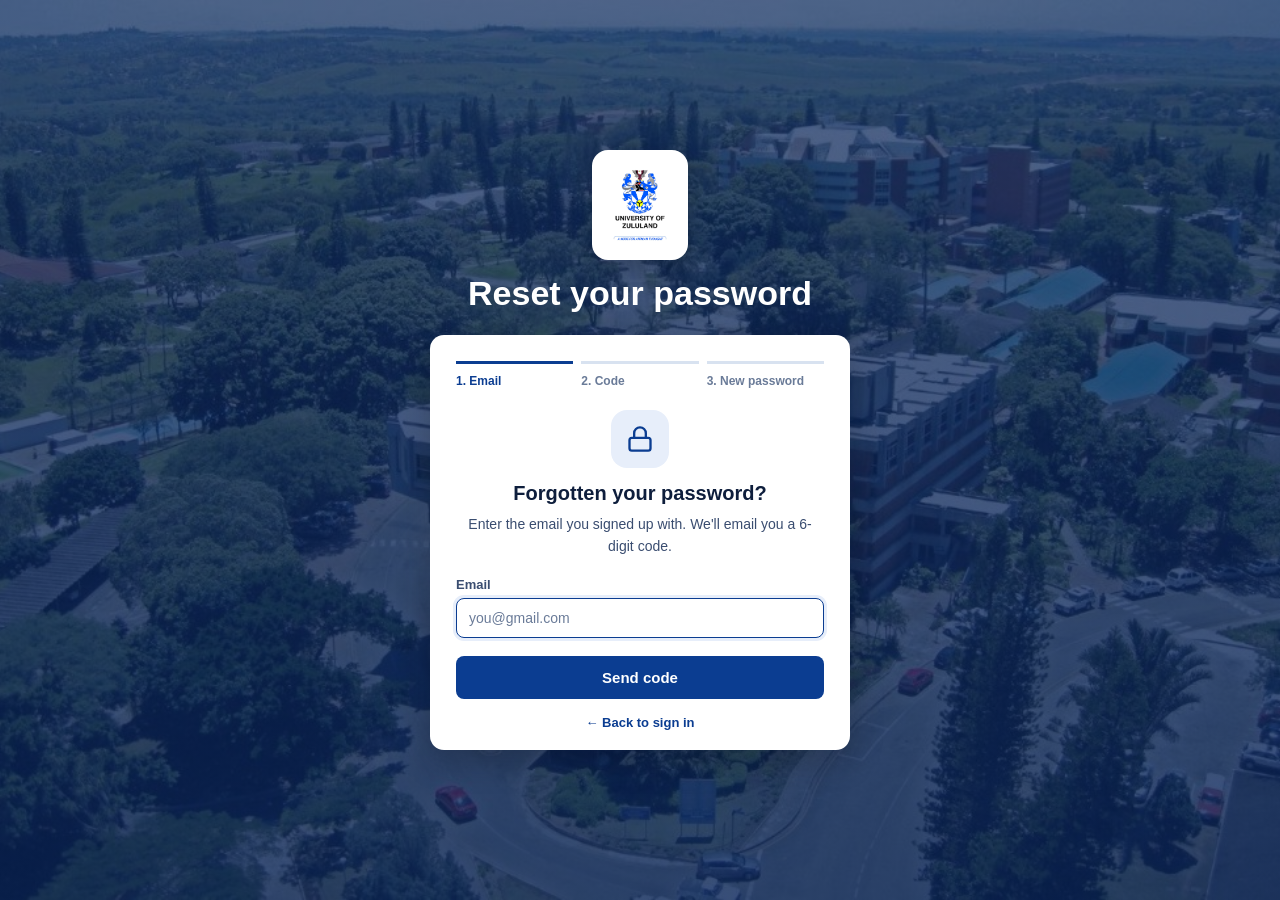
<file: static/forgot-password.html>
<!DOCTYPE html>
<html lang="en">
<head>
<meta charset="UTF-8">
<meta name="viewport" content="width=device-width, initial-scale=1.0">
<title>Reset password · UNIZULU Campus AI Assistant</title>
<link rel="icon" type="image/png" href="img/unizulu-logo.png">
<link rel="stylesheet" href="css/style.css">
<script src="js/common.js"></script>
</head>
<body class="auth-page">

<main class="auth-wrap">
  <div class="auth-brand">
    <img class="auth-logo auth-logo-small" src="img/unizulu-logo.png" alt="University of Zululand logo" onerror="this.remove()">
    <h1 class="auth-title">Reset your password</h1>
  </div>

  <section class="card auth-card reset-card">
    <!-- progress: 1 email, 2 code, 3 new password -->
    <ol class="reset-steps" aria-label="Steps">
      <li class="active" data-step="1">Email</li>
      <li data-step="2">Code</li>
      <li data-step="3">New password</li>
    </ol>

    <div class="reset-screens">

      <!-- STEP 1: email -->
      <form id="step1" class="reset-screen active" novalidate>
        <div class="reset-icon" aria-hidden="true">
          <svg viewBox="0 0 24 24"><rect x="3" y="11" width="18" height="11" rx="2"/><path d="M7 11V7a5 5 0 0 1 10 0v4"/></svg>
        </div>
        <h2>Forgotten your password?</h2>
        <p class="reset-text">Enter the email you signed up with. We'll email you a 6-digit code.</p>
        <div class="field">
          <label for="resetEmail">Email</label>
          <input id="resetEmail" type="email" autocomplete="email" placeholder="you@gmail.com" required>
        </div>
        <p class="auth-error" role="alert" hidden></p>
        <button type="submit" class="btn-verify">Send code</button>
      </form>

      <!-- STEP 2: 6-digit code -->
      <form id="step2" class="reset-screen" novalidate>
        <div class="reset-icon" aria-hidden="true">
          <svg viewBox="0 0 24 24"><rect x="2" y="4" width="20" height="16" rx="2"/><path d="m22 7-10 6L2 7"/></svg>
        </div>
        <h2>Check your email</h2>
        <p class="reset-text">If <strong id="sentTo"></strong> has an account, we sent it a 6-digit code.
          It works for <span id="codeMinutes">10</span> minutes. Check your spam folder too.</p>
        <div class="otp-inputs" role="group" aria-label="6-digit code">
          <input class="otp-box" inputmode="numeric" autocomplete="one-time-code" maxlength="1" aria-label="Digit 1">
          <input class="otp-box" inputmode="numeric" maxlength="1" aria-label="Digit 2">
          <input class="otp-box" inputmode="numeric" maxlength="1" aria-label="Digit 3">
          <input class="otp-box" inputmode="numeric" maxlength="1" aria-label="Digit 4">
          <input class="otp-box" inputmode="numeric" maxlength="1" aria-label="Digit 5">
          <input class="otp-box" inputmode="numeric" maxlength="1" aria-label="Digit 6">
        </div>
        <p class="auth-error" role="alert" hidden></p>
        <button type="submit" class="btn-verify">Verify code</button>
        <p class="reset-links">
          <button type="button" id="resendBtn" class="link-btn">Send a new code</button>
          <span id="resendWait" class="reset-wait"></span>
          <span class="reset-sep">·</span>
          <button type="button" id="changeEmailBtn" class="link-btn">Use a different email</button>
        </p>
        <p class="code-left" id="resetLeft"></p>
      </form>

      <!-- STEP 3: new password -->
      <form id="step3" class="reset-screen" novalidate>
        <div class="reset-icon" aria-hidden="true">
          <svg viewBox="0 0 24 24"><path d="M12 22s8-4 8-10V5l-8-3-8 3v7c0 6 8 10 8 10z"/><path d="m9 12 2 2 4-4"/></svg>
        </div>
        <h2>Choose a new password</h2>
        <p class="reset-text">Code confirmed. Choose a new password of at least 8 characters.</p>
        <div class="field">
          <label for="newPassword">New password</label>
          <input id="newPassword" type="password" autocomplete="new-password" placeholder="At least 8 characters" required>
        </div>
        <div class="field">
          <label for="confirmPassword">Confirm new password</label>
          <input id="confirmPassword" type="password" autocomplete="new-password" placeholder="Type it again" required>
        </div>
        <p class="auth-error" role="alert" hidden></p>
        <button type="submit" class="btn-verify">Save new password</button>
      </form>

      <!-- STEP 4: done -->
      <div id="step4" class="reset-screen reset-done">
        <div class="success-circle" aria-hidden="true">
          <svg viewBox="0 0 24 24"><path d="M20 6 9 17l-5-5"/></svg>
        </div>
        <h2>Password changed</h2>
        <p class="reset-text">You can now sign in with your new password. Any other devices that were signed in have been signed out.</p>
        <a class="btn-verify btn-link" href="/login?reset=1">Sign in</a>
      </div>
    </div>

    <p class="auth-switch"><a class="forgot-link" href="/login">← Back to sign in</a></p>
  </section>
</main>

<script src="js/forgot-password.js"></script>
<script src="js/offline.js"></script>
</body>
</html>
</file>
<file: static/css/style.css>
/* UNIZULU Campus AI Assistant -- blue and white theme */
:root{
  --bg: #ffffff;
  --surface: #f5f8fd;        /* panels, bot messages, sidebar hover */
  --surface-2: #eef3fb;      /* inputs, chips */
  --border: #d8e2f0;
  --border-soft: #e6ecf5;
  --text: #0e1e3c;
  --text-mid: #3a4d70;
  --text-dim: #6a7b98;
  --blue: #0b3d91;           /* UNIZULU blue: buttons, active states, user messages */
  --blue-hover: #0a347c;
  --blue-soft: #e7eefa;
  --danger: #c63c3c;
  --success: #1c7c4a;
  --radius: 10px;
  /* button fills (in dark mode text-blue gets lighter, buttons stay strong) */
  --btn: #0b3d91;
  --btn-hover: #0a347c;
  /* account card */
  --panel: #fafbfc;
  --panel-item: #ffffff;
  /* tint over the campus photo behind the app */
  --page-tint: rgba(255,255,255,0.86);
  --shadow: rgba(14,30,60,0.35);
  color-scheme: light;
}

/* Dark mode (Settings -> Appearance -> Dark) */
:root[data-theme="dark"]{
  --bg: #0f1729;
  --surface: #17223a;
  --surface-2: #1d2a45;
  --border: #2b3b5c;
  --border-soft: #233250;
  --text: #e6ecf7;
  --text-mid: #b4c1da;
  --text-dim: #8595b2;
  --blue: #7fb0ff;
  --blue-hover: #9cc1ff;
  --blue-soft: rgba(127,176,255,0.14);
  --danger: #ff7b7b;
  --success: #5fd49a;
  --btn: #2563c9;
  --btn-hover: #1f55ad;
  --panel: #131d33;
  --panel-item: #1a2641;
  --page-tint: rgba(9,15,29,0.90);
  --shadow: rgba(0,0,0,0.55);
  color-scheme: dark;
}
*{ box-sizing:border-box; }
html,body{ margin:0; padding:0; }
body{
  background: var(--bg);
  color: var(--text);
  font-family: -apple-system, BlinkMacSystemFont, "Segoe UI", Roboto, Helvetica, Arial, sans-serif;
  min-height: 100vh;
  display:flex;
  flex-direction:column;
}
[hidden]{ display:none !important; }

/* campus photo behind the whole system, under a white tint so the blue and
   white theme and all text stay clear (the sign-in page uses a blue tint instead) */
.app-page{
  background-image:
    linear-gradient(var(--page-tint), var(--page-tint)),
    url("../img/campus.jpg");
  background-size: cover;
  background-position: center;
  background-attachment: fixed;
}

button:focus-visible, input:focus-visible, select:focus-visible, a:focus-visible{
  outline: 2px solid var(--blue);
  outline-offset: 2px;
}

/* Header */
header{
  display:flex;
  align-items:center;
  justify-content:center;    /* logo + UNIZULU / Campus AI Assistant sit in the middle */
  position: relative;        /* the profile button is pinned to the right edge */
  padding: 12px 72px;
  background: var(--bg);
  border-bottom: 1px solid var(--border);
}
.brand{ display:flex; align-items:center; gap:20px; min-width:0; }
.brand-logo{
  height: 84px;              /* tall enough for the crest and the words on the logo */
  width: auto;
  display:block;
  flex-shrink:0;
}
.brand-text{ text-align:center; }
.brand-text .eyebrow{
  font-size: 16px;
  letter-spacing: 3px;
  font-weight: 700;
  color: var(--blue);
  display:block;
}
.brand-text .title{
  display:block;
  font-size: 28px;
  font-weight: 700;
  line-height: 1.2;
  color: var(--text);
}

/* Profile button (right side of the header) */
.profile-btn{
  position:absolute;
  right: 24px;
  top: 50%;
  transform: translateY(-50%);
  width: 44px; height: 44px;
  padding: 0;
  border-radius: 50%;
  border: 2px solid var(--blue-soft);
  background: var(--btn);
  cursor: pointer;
  display:flex; align-items:center; justify-content:center;
  box-shadow: 0 2px 8px rgba(11,61,145,0.25);
  transition: transform .15s ease, box-shadow .15s ease;
}
.profile-btn:hover{ transform: translateY(-50%) scale(1.06); box-shadow: 0 4px 14px rgba(11,61,145,0.35); }
.profile-initial{ color:#fff; font-weight:700; font-size:17px; }

/* Account card (opens from the profile button) */
.acct-overlay{
  position: fixed; inset: 0;
  z-index: 1000;             /* above the Leaflet map */
  background: rgba(14,30,60,0.40);
  display:flex; align-items:flex-start; justify-content:flex-end;
  padding: 84px 24px 24px;
  animation: fadeIn .15s ease;
}
.acct-panel{
  width: 100%;
  max-width: 360px;
  max-height: calc(100vh - 108px);
  overflow-y: auto;
  background: var(--panel);
  border-radius: 20px;
  box-shadow: 0 20px 50px -10px var(--shadow);
  display:flex; flex-direction:column;
  padding-bottom: 8px;
}
.acct-header{
  display:flex; justify-content:space-between; align-items:center;
  padding: 20px 20px 4px;
}
.acct-header h2{ margin:0; font-size: 16px; font-weight: 600; color: var(--text); }
.acct-close{
  width: 34px; height: 34px;
  border-radius: 50%;
  border: none;
  background: var(--panel-item);
  color: var(--text);
  cursor: pointer;
  box-shadow: 0 2px 8px rgba(0,0,0,0.06);
  display:flex; align-items:center; justify-content:center;
}
.acct-close:hover{ background: var(--surface-2); }
.acct-profile{
  display:flex; flex-direction:column; align-items:center;
  padding: 12px 20px 22px;
  text-align:center;
}
.acct-avatar{
  width: 88px; height: 88px;
  border-radius: 50%;
  background: var(--btn);
  color: #fff;
  font-size: 36px; font-weight: 700;
  display:flex; align-items:center; justify-content:center;
  border: 4px solid var(--panel-item);
  box-shadow: 0 10px 25px -5px rgba(11,61,145,0.35);
  margin-bottom: 14px;
}
.acct-name{ margin: 0 0 4px; font-size: 21px; font-weight: 700; color: var(--text); }
.acct-panel, .acct-panel button{ font-family: 'Poppins', -apple-system, "Segoe UI", Roboto, Arial, sans-serif; }
.acct-update-btn{
  margin-top: 8px;
  padding: 8px 20px;
  border-radius: 20px;
  border: 1px solid var(--border);
  background: var(--panel-item);
  color: var(--text-mid);
  font-size: 13px;
  font-weight: 500;
  cursor: pointer;
  transition: all .2s ease;
}
.acct-update-btn:hover{ border-color: var(--blue); color: var(--blue); box-shadow: 0 4px 12px rgba(11,61,145,0.15); }
.acct-menu > .acct-item + .acct-item,
.acct-menu > .acct-details + .acct-item,
.acct-menu > .acct-collapse + .acct-item,
.acct-menu > .acct-item + .acct-collapse{ border-top: 1px solid var(--border-soft); }
.acct-item.open .acct-arrow{ transform: rotate(90deg); }
.acct-arrow{ transition: transform .15s ease; }
.acct-details{
  margin: 0;
  padding: 4px 18px 14px 68px;
  font-size: 13px;
}
.acct-details div{ margin-bottom: 8px; }
.acct-details dt{ color: var(--text-dim); font-size: 12px; }
.acct-details dd{ margin: 0; color: var(--text); font-weight: 500; word-break: break-word; }
.acct-details-note{ margin: 4px 0 0; font-size: 12px; color: var(--text-dim); }
.acct-menu{
  margin: 0 16px;
  background: var(--panel-item);
  border-radius: 14px;
  box-shadow: 0 4px 15px -5px rgba(0,0,0,0.06);
  overflow: hidden;
}
.acct-item{
  width: 100%;
  display:flex; align-items:center; gap: 14px;
  padding: 15px 18px;
  background: none;
  border: none;
  font: inherit;
  text-align: left;
  text-decoration: none;
  color: var(--text);
  cursor: pointer;
  transition: background-color .15s ease;
}
.acct-item:hover{ background: var(--surface); }
.acct-icon{
  width: 36px; height: 36px;
  border-radius: 50%;
  background: var(--surface-2);
  color: var(--text-mid);
  display:flex; align-items:center; justify-content:center;
  font-size: 15px;
  flex-shrink: 0;
  transition: all .15s ease;
}
.acct-item:hover .acct-icon{ background: var(--blue-soft); color: var(--blue); }
.acct-text{ flex:1; font-size: 14.5px; font-weight: 500; }
.acct-arrow{ color: var(--text-dim); font-size: 12px; opacity: .6; }
.acct-signout-list{ margin-top: 12px; background: transparent; box-shadow: none; border: 1px solid var(--border); }
.acct-signout .acct-text{ color: var(--danger); }
.acct-signout .acct-icon{ background: transparent; }
.acct-signout:hover{ background: var(--panel-item); }
.acct-signout:hover .acct-icon{ background: rgba(198,60,60,0.10); color: var(--danger); }
.acct-footer{ margin: 18px 0 8px; text-align:center; font-size: 12px; color: var(--text-dim); }
.acct-footer strong{ color: var(--text); }
.acct-footer i{ font-size: 10px; }

/* Nav Tabs (spread evenly across the bar) */
nav{
  display:flex;
  padding: 0 24px;
  background: var(--bg);
  border-bottom: 1px solid var(--border);
}
.tab-btn{
  flex: 1 1 0;               /* every tab gets the same width */
  justify-content:center;
  background:none;
  border:none;
  color: var(--text-mid);
  font-size: 14.5px;
  padding: 14px 6px;
  cursor:pointer;
  display:flex;
  align-items:center;
  gap:8px;
  border-bottom: 2px solid transparent;
  transition: color .15s ease, border-color .15s ease;
  white-space: nowrap;
}
.tab-btn:hover{ color: var(--blue); }
.tab-btn.active{
  color: var(--blue);
  border-bottom-color: var(--blue);
  font-weight: 600;
}

/* Main content */
main{
  flex:1;
  padding: 22px 24px;
  max-width: 1300px;
  width:100%;
  margin: 0 auto;
}
.view{ display:none; }
.view.active{ display:block; animation: fadeIn .18s ease; }
@keyframes fadeIn{ from{opacity:0; transform:translateY(4px);} to{opacity:1; transform:translateY(0);} }

.card{
  background: var(--bg);
  border: 1px solid var(--border);
  border-radius: var(--radius);
  padding: 18px 20px;
}

/* Home (chooser shown after signing in) */
.home{
  max-width: 900px;
  margin: 0 auto;
  padding: 28px 0 12px;
}
.home-greeting{
  margin: 0 0 6px;
  font-size: 28px;
  font-weight: 700;
  color: var(--text);
}
.home-question{
  margin: 0 0 28px;
  font-size: 16px;
  color: var(--text-mid);
}
.home-choices{
  display:grid;
  grid-template-columns: 1fr 1fr;
  gap: 20px;
}
.home-card{
  display:flex;
  flex-direction:column;
  padding: 26px 26px 24px;
  border: 1px solid var(--border);
  border-radius: 14px;
  background: var(--bg);
}
.home-card-icon{
  width: 48px; height: 48px;
  border-radius: 12px;
  background: var(--blue-soft);
  color: var(--blue);
  font-size: 22px;
  display:flex; align-items:center; justify-content:center;
  margin-bottom: 16px;
}
.home-card h2{ margin: 0 0 8px; font-size: 19px; color: var(--text); }
.home-card > p{ margin: 0 0 14px; font-size: 14px; color: var(--text-mid); line-height: 1.6; }
.home-card ul{
  margin: 0 0 22px;
  padding-left: 18px;
  font-size: 14px;
  color: var(--text-mid);
  line-height: 1.7;
  flex: 1;
}
.home-card .home-note{ margin: -12px 0 20px; font-size: 12.5px; color: var(--text-dim); }
.home-btn{
  align-self: flex-start;
  background: var(--btn);
  color: #fff;
  border: none;
  border-radius: 10px;
  padding: 12px 20px;
  font-size: 14.5px;
  font-weight: 600;
  cursor: pointer;
}
.home-btn:hover{ background: var(--btn-hover); }

/* Chat view */
.accuracy-note{
  color: var(--text-dim);
  font-size: 12px;
  margin-bottom: 12px;
}

#chatView.active{
  display:grid;
  grid-template-columns: 250px minmax(0, 1fr);
  gap: 22px;
  /* the chat fills the screen below the header and tabs and above the footer */
  height: max(420px, calc(100vh - var(--page-chrome)));
  height: max(420px, calc(100dvh - var(--page-chrome)));
}
:root{ --page-chrome: 252px; }
/* the chat list slides open/closed: its column shrinks to 0 while the list
   fades and slides left (grid columns animate in current browsers) */
#chatView.active{
  transition: grid-template-columns .34s cubic-bezier(.4,0,.2,1), column-gap .34s cubic-bezier(.4,0,.2,1);
}
#chatView.active.sidebar-collapsed{ grid-template-columns: 0px minmax(0, 1fr); column-gap: 0; }

.chat-main{
  display:flex;
  flex-direction:column;
  min-height: 0;
  min-width: 0;
}

.attachment-preview{
  display:none;
  flex-wrap: wrap;
  gap: 8px;
  margin-bottom: 10px;
}
.attachment-chip{
  display:flex;
  align-items:center;
  gap:8px;
  background: var(--surface-2);
  border: 1px solid var(--border);
  border-radius: 16px;
  padding: 6px 8px 6px 14px;
  font-size: 12.5px;
  color: var(--text-mid);
}
.attachment-name{
  max-width: 220px;
  overflow: hidden;
  text-overflow: ellipsis;
  white-space: nowrap;
}
.attachment-remove{
  background: none;
  border: none;
  color: var(--text-dim);
  font-size: 16px;
  line-height: 1;
  width: 20px; height: 20px;
  border-radius: 50%;
  cursor: pointer;
  display:flex; align-items:center; justify-content:center;
  flex-shrink: 0;
}
.attachment-remove:hover{ color: var(--danger); background: rgba(198,60,60,0.08); }

#chatMessages{
  display:flex;
  flex-direction:column;
  gap:14px;
  flex:1;
  overflow-y:auto;
  padding-bottom: 8px;
  scrollbar-width: none;      /* Firefox */
  -ms-overflow-style: none;   /* IE/Edge */
}
#chatMessages::-webkit-scrollbar{ display:none; } /* Chrome/Safari */
.msg-row{ display:flex; }
.msg-row.user{ justify-content:flex-end; }
.bubble{
  background: var(--surface);
  border: 1px solid var(--border-soft);
  border-radius: 14px;
  padding: 14px 18px;
  max-width: 680px;
  line-height: 1.6;
  font-size: 14.5px;
  color: var(--text);
}
.msg-row.bot .bubble{ border-top-left-radius: 4px; }
.msg-row.user .bubble{
  background: var(--btn);
  border-color: var(--btn);
  color: #fff;
  border-top-right-radius: 4px;
}
.bubble p{ margin: 0 0 10px 0; }
.bubble p:last-child{ margin-bottom: 0; }
.bubble ul{ margin: 0 0 10px 0; padding-left: 18px; }
.bubble .greet{ font-weight: 600; }

.chat-input-bar{
  display:flex;
  align-items:center;
  gap:10px;
  background: var(--bg);
  border: 1px solid var(--border);
  border-radius: 24px;
  padding: 8px 8px 8px 14px;
  flex-shrink: 0;
  margin-top: 4px;
  box-shadow: 0 1px 2px rgba(14,30,60,0.06);
}
.chat-input-bar:focus-within{ border-color: var(--blue); }
.chat-input-bar input{
  flex:1;
  min-width: 0;
  background:none;
  border:none;
  outline:none;
  color: var(--text);
  font-size: 14.5px;
}
.chat-input-bar input:focus-visible{ outline: none; }
.chat-input-bar input::placeholder{ color: var(--text-dim); }
.chat-input-bar input:disabled{ opacity:0.5; }
.document-type{
  background: var(--surface-2);
  border: 1px solid var(--border);
  border-radius: 8px;
  color: var(--text-mid);
  font-size: 12px;
  padding: 7px 8px;
  max-width: 150px;
}
.document-type:focus{ outline: none; border-color: var(--blue); }
.icon-btn{
  width:34px; height:34px;
  border-radius:50%;
  border:none;
  background:none;
  color: var(--text-mid);
  display:flex; align-items:center; justify-content:center;
  cursor:pointer;
}
.icon-btn:hover{ color: var(--blue); background: var(--blue-soft); }
.icon-btn:disabled{ opacity: 0.4; cursor: default; background: none; }
.send-btn{
  width:48px; height:48px;
  border-radius:50%;
  border:none;
  background: var(--btn);
  color:#fff;
  display:flex; align-items:center; justify-content:center;
  cursor:pointer;
  flex-shrink:0;
}
.send-btn:hover{ background: var(--btn-hover); }
.send-btn:disabled{ opacity:0.5; cursor:default; }

/* Chat list (sidebar) */
.chat-sidebar{
  display:flex;
  flex-direction:column;
  min-height: 0;
  min-width: 0;
  overflow: hidden;
  transition: opacity .26s ease, transform .34s cubic-bezier(.4,0,.2,1), visibility 0s linear 0s;
}
.chat-sidebar-inner{
  width: 250px;
  flex: 1;
  min-height: 0;
  display:flex;
  flex-direction:column;
  border-right: 1px solid var(--border);
  padding-right: 16px;
}
#chatView.sidebar-collapsed .chat-sidebar{
  opacity: 0;
  transform: translateX(-28px);
  visibility: hidden;
  pointer-events: none;
  transition: opacity .2s ease, transform .34s cubic-bezier(.4,0,.2,1), visibility 0s linear .34s;
}
.new-chat-btn{
  width:100%;
  background: var(--btn);
  color: #fff;
  border: none;
  border-radius: 10px;
  padding: 11px 14px;
  font-weight: 600;
  font-size: 14px;
  text-align:left;
  cursor:pointer;
  margin-bottom: 14px;
}
.new-chat-btn:hover{ background: var(--btn-hover); }
.chat-list{
  flex:1;
  overflow-y:auto;
  display:flex;
  flex-direction:column;
  gap: 2px;
  scrollbar-width: thin;
  scrollbar-color: var(--border) transparent;
}
.chat-group{
  font-size: 11.5px;
  font-weight: 600;
  color: var(--text-dim);
  padding: 12px 10px 5px;
}
.chat-group:first-child{ padding-top: 2px; }
.chat-item{
  display:flex;
  align-items:center;
  border-radius: 8px;
  padding-right: 4px;
}
.chat-item:hover{ background: var(--surface); }
.chat-item.active{ background: var(--blue-soft); }
.chat-item-title{
  flex:1;
  min-width:0;
  background:none;
  border:none;
  color: var(--text-mid);
  font-size: 13.5px;
  text-align:left;
  padding: 9px 10px;
  cursor:pointer;
  overflow:hidden;
  text-overflow:ellipsis;
  white-space:nowrap;
}
.chat-item.active .chat-item-title{ color: var(--blue); font-weight: 600; }
.chat-item-action{
  background:none;
  border:none;
  color: var(--text-dim);
  font-size: 12.5px;
  width: 26px; height: 26px;
  border-radius: 6px;
  cursor:pointer;
  opacity: 0;
  flex-shrink: 0;
}
.chat-item:hover .chat-item-action,
.chat-item.active .chat-item-action,
.chat-item-action:focus-visible{ opacity: 1; }
.chat-item-action:hover{ color: var(--blue); background: var(--bg); }
.chat-item-action.danger:hover{ color: var(--danger); background: rgba(198,60,60,0.08); }
.chat-rename-input{
  flex:1;
  min-width:0;
  background: var(--bg);
  border: 1px solid var(--blue);
  border-radius: 8px;
  color: var(--text);
  font-size: 13.5px;
  padding: 8px 10px;
  outline:none;
}
.chat-list-empty{ color: var(--text-dim); font-size: 12.5px; padding: 4px 10px; }

.chat-head{
  display:flex;
  align-items:center;
  gap: 12px;
  margin-bottom: 8px;
  min-width: 0;
}
.chat-title{
  margin:0;
  font-size: 17px;
  font-weight: 600;
  color: var(--text);
  overflow:hidden; text-overflow:ellipsis; white-space:nowrap;
}
.handbook-chip{
  flex-shrink:0;
  font-size: 11.5px;
  font-weight: 600;
  color: var(--blue);
  background: var(--blue-soft);
  border-radius: 20px;
  padding: 3px 10px;
}
.sidebar-toggle{
  width: 34px; height: 34px;
  flex-shrink:0;
  background: var(--bg);
  border: 1px solid var(--border);
  border-radius: 8px;
  color: var(--text-mid);
  font-size: 16px;
  display:flex; align-items:center; justify-content:center;
  cursor:pointer;
}
.sidebar-toggle:hover{ color: var(--blue); border-color: var(--blue); }
.sidebar-backdrop{ display:none; }

/* Navigator view */
.nav-toolbar{
  display:flex; gap:12px; align-items:center; margin-bottom: 18px;
}
.select-pill{
  flex:1;
  min-width: 0;              /* long building names must not widen the page */
  display:flex; align-items:center; gap:10px;
  background: var(--bg);
  border: 1px solid var(--border);
  border-radius: 22px;
  padding: 10px 16px;
  font-size: 13.5px;
  color: var(--text-mid);
}
.select-pill:focus-within{ border-color: var(--blue); }
.select-pill .dot{ width:8px; height:8px; border-radius:50%; flex-shrink:0; }
.select-pill.from .dot{ background: var(--btn); box-shadow: 0 0 0 3px var(--blue-soft); }
.select-pill.to .dot{ background: var(--danger); }
.select-pill .pill-label{ font-weight: 600; color: var(--text-dim); font-size: 12.5px; }
.select-pill select{
  flex:1; min-width:0; width:100%; background:none; border:none; color:var(--text); font-size:13.5px; outline:none;
  text-overflow: ellipsis;
}
.select-pill select option{ background: var(--bg); color: var(--text); }
.btn-route{
  background: var(--btn);
  border:none; color:#fff; font-weight:600;
  border-radius: 22px; padding: 11px 20px; font-size: 13.5px;
  cursor:pointer; white-space:nowrap;
  display:flex; align-items:center; gap:8px;
}
.btn-route:hover{ background: var(--btn-hover); }

.nav-grid{
  display:grid;
  grid-template-columns: 1fr 320px;
  gap: 20px;
  align-items:start;
}
.map-card{ padding: 14px; }
.map-card-head{
  display:flex; justify-content:space-between; align-items:center;
  margin-bottom: 14px; padding: 0 4px;
  font-size: 13px; color: var(--text-mid);
}
.map-card-head .loc{ display:flex; align-items:center; gap:6px; color:var(--blue); font-weight:600; }

/* the map grows with the screen: everything below the header, tabs and
   route bar is map (never smaller than 420px, never taller than 820px) */
.map-wrap{ position: relative; }
#campusMap{
  width: 100%;
  height: clamp(420px, calc(100vh - 400px), 820px);
  height: clamp(420px, calc(100dvh - 400px), 820px);
  border: 0;
  border-radius: 6px;
  display: block;
  background: var(--surface-2);   /* shown while the map tiles load */
  z-index: 0;                      /* keep the map's own layers below the rest of the page */
}
#campusMap .leaflet-tooltip{
  font-family: inherit;
  font-size: 12.5px;
  color: var(--text);
}
.stop-route-btn{
  background: var(--bg);
  border: 1px solid var(--border);
  border-radius: 8px;
  color: var(--danger);
  font-size: 12.5px;
  font-weight: 600;
  padding: 5px 10px;
  cursor: pointer;
}
.stop-route-btn:hover{ border-color: var(--danger); background: rgba(198,60,60,0.06); }
.head-actions{ display:flex; gap:8px; align-items:center; flex-wrap:wrap; justify-content:flex-end; }
.set-loc-btn{
  background: var(--bg); border: 1px solid var(--border); border-radius: 8px;
  color: var(--blue); font-size: 12.5px; font-weight: 600; padding: 5px 10px; cursor: pointer;
}
.set-loc-btn:hover{ border-color: var(--blue); background: var(--blue-soft); }
.set-loc-btn.active{ background: var(--blue); color:#fff; border-color: var(--blue); }
.picking-location #campusMap, .picking-location #campusMap .leaflet-interactive{ cursor: crosshair; }

.nav-info-card{ text-align:center; padding: 26px 20px; }
.nav-info-icon{
  width:46px; height:46px; margin: 0 auto 14px auto;
  background: var(--blue-soft);
  border-radius: 10px;
  display:flex; align-items:center; justify-content:center;
  color: var(--blue);
  font-size: 20px;
}
.nav-info-card h3{ margin:0 0 10px 0; font-size:15px; color: var(--text); }
.nav-info-card p{ margin:0; font-size: 13px; color: var(--text-mid); line-height:1.6; }
.nav-info-card p.hint{ margin-top:10px; color: var(--text-dim); font-size:12.5px; }

#routeResult{
  margin-top:14px; font-size:13px; color: var(--text);
  display:none;
  text-align:left;
  background: var(--blue-soft);
  border-radius:8px; padding:12px 14px;
}

/* Campus map pins (navigation.js picks one per place) Each pin is a rotated square with one sharp corner = a map-pin teardrop. */
.campus-pin-icon{ background:none; border:none; display:flex; align-items:center; justify-content:center; }
.campus-pin{
  position: relative;
  display:flex; align-items:center; justify-content:center;
  cursor: pointer;
  transition: transform .15s ease, box-shadow .15s ease;
}
.campus-pin .pin-ring,
.campus-pin .pin-inner{ display:flex; align-items:center; justify-content:center; border-radius:50%; }
.campus-pin svg{ display:block; }

/* building.html: white pin, slate circle, graduation cap */
.pin-building{
  width:36px; height:36px; background:#fff;
  border-radius:50%; border-bottom-right-radius:3px;
  transform: rotate(45deg);
  box-shadow: 0 4px 6px rgba(0,0,0,.18), 0 1px 3px rgba(0,0,0,.12);
}
.pin-building:hover{ transform: rotate(45deg) scale(1.08); }
.pin-building .pin-inner{ width:24px; height:24px; background:#677f8e; transform: rotate(-45deg); }
.pin-building svg{ width:14px; height:14px; fill:#fff; }

/* clinic_icon.html: teal 3D pin, white ring, plus sign */
.pin-clinic{
  width:42px; height:42px;
  border-radius: 50% 50% 50% 0;
  transform: rotate(-45deg);
  background: linear-gradient(135deg, #00c9b6 0%, #009e8e 100%);
  box-shadow: 0 5px 8px rgba(0,158,142,.4), 0 2px 4px rgba(0,0,0,.2),
              inset 0 -3px 5px rgba(0,0,0,.2), inset 0 3px 5px rgba(255,255,255,.5);
}
.pin-clinic:hover{ transform: rotate(-45deg) scale(1.08); }
.pin-clinic .pin-ring{ width:32px; height:32px; background:#fff; box-shadow: inset 0 2px 4px rgba(0,0,0,.1); }
.pin-clinic .pin-inner{
  width:27px; height:27px; transform: rotate(45deg);
  background: radial-gradient(circle at 50% 30%, #f0f0f0 0%, #e0e0e0 60%, #d0d0d0 100%);
  box-shadow: inset 0 2px 4px rgba(255,255,255,.8), inset 0 -2px 4px rgba(0,0,0,.15), 0 1px 3px rgba(0,0,0,.1);
}
.pin-clinic svg{ width:16px; height:16px; fill:#009e8e; filter: drop-shadow(0 1px 1px rgba(0,0,0,.2)); }

/* res_entrance.html: charcoal pin, white circle, person-scan outline */
.pin-resEntrance{
  width:39px; height:39px; background:#333;
  border-radius: 50% 50% 50% 0;
  transform: rotate(-45deg);
  box-shadow: 0 4px 8px rgba(0,0,0,.25);
}
.pin-resEntrance:hover{ transform: rotate(-45deg) scale(1.08); }
.pin-resEntrance .pin-inner{ width:28px; height:28px; background:#fff; transform: rotate(45deg); }
.pin-resEntrance svg{ width:18px; height:18px; stroke:#333; stroke-width:2; fill:none; stroke-linecap:round; stroke-linejoin:round; }

/* maingate.html: white pin, dark slate circle, boom gate */
.pin-gate{
  width:48px; height:48px; background:#fff;
  border-radius:50%; border-bottom-right-radius:6px;
  transform: rotate(45deg);
  box-shadow: 0 4px 8px rgba(0,0,0,.18), 0 1px 3px rgba(0,0,0,.12);
}
.pin-gate:hover{ transform: rotate(45deg) scale(1.08); }
.pin-gate .pin-inner{ width:34px; height:34px; background:#384c5c; transform: rotate(-45deg); }
.pin-gate svg{ width:20px; height:20px; stroke:#fff; stroke-width:2; fill:none; stroke-linecap:round; stroke-linejoin:round; }

/* residence.html: charcoal pin, white circle, house */
.pin-residence{
  width:36px; height:36px; background:#404040;
  border-radius:50%; border-bottom-right-radius:5px;
  transform: rotate(45deg);
  box-shadow: 0 3px 6px rgba(0,0,0,.25);
}
.pin-residence:hover{ transform: rotate(45deg) scale(1.08); }
.pin-residence .pin-inner{ width:26px; height:26px; background:#fff; transform: rotate(-45deg); }
.pin-residence svg{ width:15px; height:15px; fill:#404040; }

/* library_icon.html: grey pin, white circle, open book */
.pin-library{
  width:36px; height:36px; background:#555;
  border-radius: 50% 50% 50% 0;
  transform: rotate(-45deg);
  box-shadow: 0 3px 6px rgba(0,0,0,.2);
}
.pin-library:hover{ transform: rotate(-45deg) scale(1.08); }
.pin-library .pin-inner{ width:27px; height:27px; background:#fff; transform: rotate(45deg); }
.pin-library svg{ width:16px; height:16px; stroke:#555; stroke-width:2; fill:none; stroke-linecap:round; stroke-linejoin:round; }

/* the destination of the current route: its pin grows and glows red */
.pin-is-destination .campus-pin{
  filter: drop-shadow(0 0 4px rgba(198,60,60,.9)) drop-shadow(0 0 10px rgba(198,60,60,.55));
  scale: 1.2;
  transform-origin: 50% 50%;
}

/* phones and tablets zoom with two fingers, so the +/- buttons are not needed
   there and cannot sit on top of a building pin */
@media (hover: none) and (pointer: coarse){
  #campusMap .leaflet-control-zoom{ display: none; }
}

/* pins fade out when zoomed out; the route's destination stays */
.campus-pin-icon{ transition: opacity .35s ease; }
#campusMap.pins-faded .campus-pin-icon:not(.pin-is-destination){ opacity: 0; pointer-events: none; }
.zoom-hint{
  position:absolute; left:50%; bottom: 14px; transform: translateX(-50%);
  margin:0; z-index: 500;
  background: rgba(14,30,60,.78); color:#fff;
  font-size: 12.5px; font-weight: 600;
  padding: 6px 14px; border-radius: 16px;
  pointer-events: none; white-space: nowrap;
}

/* Place card (tooltip.html) — opens from a map pin */
.place-popup .leaflet-popup-content-wrapper{
  padding: 0;
  border-radius: 12px;
  overflow: hidden;
  box-shadow: 0 4px 12px rgba(0,0,0,.15), 0 2px 4px rgba(0,0,0,.1);
}
.place-popup .leaflet-popup-content{ margin: 0; width: min(300px, 78vw) !important; line-height: normal; }
.place-popup .leaflet-popup-tip{ box-shadow: 0 2px 4px rgba(0,0,0,.1); }
/* card placed under the pin (no room above): the arrow points up instead */
.place-popup.place-below .leaflet-popup-tip-container{ top: -20px; transform: rotate(180deg); }
.place-popup a.leaflet-popup-close-button{
  top: 8px; right: 8px;
  width: 26px; height: 26px;
  border-radius: 50%;
  background: rgba(0,0,0,.45);
  color: #fff;
  font: 18px/26px Arial, sans-serif;
  z-index: 4;
}
.place-popup a.leaflet-popup-close-button:hover{ background: rgba(0,0,0,.7); color:#fff; }
.place-card{ display:flex; flex-direction:column; font-family: inherit; }
.place-slider{ position: relative; height: 108px; background: #dcdcdc; overflow: hidden; }
.place-track{
  display:flex; height:100%;
  overflow-x: auto;
  scroll-snap-type: x mandatory;
  scroll-behavior: smooth;
  scrollbar-width: none;
}
.place-track::-webkit-scrollbar{ display:none; }
.place-slide{ flex: 0 0 100%; height:100%; scroll-snap-align: start; background-size: cover; background-position: center; }
.place-arrow{
  position:absolute; top:50%; transform: translateY(-50%);
  width:28px; height:28px; padding:0;
  border:none; border-radius:50%;
  background: rgba(0,0,0,.4); color:#fff;
  display:flex; align-items:center; justify-content:center;
  cursor:pointer; z-index:3;
  transition: background-color .2s ease;
}
.place-arrow:hover{ background: rgba(0,0,0,.7); }
.place-arrow svg{ width:16px; height:16px; fill: currentColor; }
.place-arrow-left{ left: 8px; }
.place-arrow-right{ right: 8px; }
.place-dots{ position:absolute; bottom:10px; left:50%; transform: translateX(-50%); display:flex; gap:6px; z-index:2; }
.place-dot{ width:6px; height:6px; border-radius:50%; background: rgba(255,255,255,.6); transition: all .2s ease; }
.place-dot.active{ background:#fff; transform: scale(1.2); }
.place-content{ padding: 10px 14px 12px; display:flex; flex-direction:column; gap: 5px; }
.place-title{ margin:0; font-size: 16px; font-weight: 600; color: #202124; line-height: 1.3; }
.place-details{ display:flex; align-items:center; flex-wrap:wrap; gap:6px; font-size: 13.5px; color: #70757a; }
.place-sep{ color: #dadce0; }
.place-access{ display:inline-flex; }
.place-access svg{ width:18px; height:18px; fill:#1a73e8; }
.place-closed{ color: #d93025; }
.place-open, .place-hours{ color: #188038; }
.place-go{
  align-self: flex-start;
  margin-top: 3px;
  background: var(--btn); color:#fff;
  border:none; border-radius: 18px;
  padding: 7px 14px;
  font-size: 13px; font-weight: 600;
  cursor:pointer;
}
.place-go:hover{ background: var(--btn-hover); }

/* Footer */
footer{
  text-align:center;
  padding: 16px;
  font-size: 12px;
  color: var(--text-dim);
  border-top: 1px solid var(--border);
}

/* Sign-in page */
.auth-page{
  justify-content:center;
  /* campus photo behind the sign-in form, under a blue tint so the form stays readable;
     if static/img/campus.jpg is missing, the plain UNIZULU blue shows instead */
  background-color: var(--blue);
  background-image:
    linear-gradient(rgba(8, 36, 88, 0.70), rgba(8, 36, 88, 0.80)),
    url("../img/campus.jpg");
  background-size: cover;
  background-position: center;
  background-attachment: fixed;
}
.auth-wrap{
  width:100%;
  max-width: 800px;          /* wide enough for the title on one line */
  margin: 0 auto;
  padding: 40px 20px;
  display:flex;
  flex-direction:column;
  align-items:center;
  gap: 22px;
  flex: 0 0 auto;
}
.auth-wrap > .auth-card,
.auth-wrap > .auth-note{ width: 100%; max-width: 420px; }
.auth-brand{
  display:flex;
  flex-direction:column;
  align-items:center;
  text-align:center;
  gap: 14px;
  color: #fff;
}
.auth-logo{
  height: 190px;             /* big enough to read the words on the logo */
  width: auto;
  display:block;
  background: #fff;
  border-radius: 16px;
  padding: 12px 16px;
  box-shadow: 0 6px 20px rgba(0,0,0,0.18);
}
.auth-title{
  margin: 0;
  font-size: 34px;
  line-height: 1.15;
  font-weight: 800;
  color: #fff;
}
.auth-subtitle{
  margin: 0;
  font-size: 15px;
  color: rgba(255,255,255,0.85);
}
.auth-card{
  padding: 26px 26px 20px;
  border: none;
  border-radius: 14px;
  box-shadow: 0 10px 34px rgba(0,0,0,0.22);
}
.auth-tabs{
  display:flex;
  background: var(--surface-2);
  border-radius: 10px;
  padding: 4px;
  margin-bottom: 22px;
}
.auth-tab{
  flex:1;
  background:none;
  border:none;
  border-radius: 7px;
  color: var(--text-mid);
  font-size: 14px;
  padding: 9px 0;
  cursor:pointer;
}
.auth-tab.active{ background: var(--bg); color: var(--blue); font-weight: 600; box-shadow: 0 1px 3px rgba(14,30,60,0.12); }
.field{ margin-bottom: 14px; }
.field label{
  display:block;
  font-size: 13px;
  font-weight: 600;
  color: var(--text-mid);
  margin-bottom: 6px;
}
.field input{
  width:100%;
  background: var(--bg);
  border: 1px solid var(--border);
  border-radius: 8px;
  padding: 11px 12px;
  color: var(--text);
  font-size: 14px;
  outline:none;
}
.field input::placeholder{ color: var(--text-dim); }
.field input:focus{ border-color: var(--blue); box-shadow: 0 0 0 3px var(--blue-soft); }
.field input:focus-visible{ outline: none; }
.field-hint{ margin: 6px 0 0; font-size: 12px; color: var(--text-dim); }
.forgot-row{ display:flex; justify-content:flex-end; margin-top: 8px; }
.forgot-link{
  font-size: 13px;
  font-weight: 600;
  color: var(--blue);
  text-decoration: none;
}
.forgot-link:hover{ text-decoration: underline; }
.auth-error{
  margin: 0 0 14px;
  background: rgba(198,60,60,0.08);
  border: 1px solid rgba(198,60,60,0.35);
  border-radius: 8px;
  color: var(--danger);
  font-size: 13px;
  padding: 10px 12px;
}
.btn-verify{
  width:100%;
  background: var(--btn);
  border:none;
  color: #fff;
  border-radius: 8px;
  padding: 13px;
  font-weight:700;
  font-size: 15px;
  cursor:pointer;
  margin-top: 4px;
}
.btn-verify:hover{ background: var(--btn-hover); }
.btn-verify:disabled{ opacity: 0.6; cursor: default; }
.auth-switch{
  margin: 16px 0 0;
  text-align:center;
  font-size: 13px;
  color: var(--text-dim);
}
.link-btn{
  background:none;
  border:none;
  color: var(--blue);
  font-weight: 600;
  font-size: 13px;
  cursor:pointer;
  padding: 0 2px;
}
.link-btn:hover{ text-decoration: underline; }
.auth-note{ margin:0; text-align:center; font-size: 13px; color: rgba(255,255,255,0.85); line-height: 1.6; }

/* Show / hide password (eye button, added by common.js) */
.pw-wrap{ position: relative; display:block; }
.pw-wrap input{ padding-right: 44px !important; }
.pw-toggle{
  position:absolute; right: 6px; top: 50%; transform: translateY(-50%);
  width: 32px; height: 32px;
  display:flex; align-items:center; justify-content:center;
  border: none; border-radius: 8px;
  background: transparent;
  color: var(--text-dim);
  cursor: pointer;
  transition: color .15s ease, background-color .15s ease;
}
.pw-toggle:hover{ color: var(--blue); background: var(--blue-soft); }
.pw-toggle svg{ width: 18px; height: 18px; fill: none; stroke: currentColor; stroke-width: 2; stroke-linecap: round; stroke-linejoin: round; }
.pw-toggle[aria-pressed="true"]{ color: var(--blue); }

/* Messages: success notice, shake on error, spinner on busy buttons */
.auth-notice{
  margin: 0 0 14px;
  background: rgba(28,124,74,0.09);
  border: 1px solid rgba(28,124,74,0.35);
  border-radius: 8px;
  color: var(--success);
  font-size: 13px;
  padding: 10px 12px;
  animation: popIn .25s ease;
}
.shake{ animation: shake .38s ease; }
@keyframes shake{
  0%,100%{ transform: translateX(0); }
  20%{ transform: translateX(-6px); } 40%{ transform: translateX(5px); }
  60%{ transform: translateX(-3px); } 80%{ transform: translateX(2px); }
}
@keyframes popIn{ from{ opacity:0; transform: scale(.97); } to{ opacity:1; transform: scale(1); } }
.is-busy{ position: relative; color: transparent !important; }
.is-busy::after{
  content:""; position:absolute; left:50%; top:50%;
  width: 18px; height: 18px; margin: -9px 0 0 -9px;
  border: 2px solid rgba(255,255,255,.45); border-top-color: #fff;
  border-radius: 50%;
  animation: spin .7s linear infinite;
}
@keyframes spin{ to{ transform: rotate(360deg); } }
.btn-verify, .home-btn, .send-btn, .new-chat-btn, .btn-route{ transition: background-color .15s ease, transform .12s ease, box-shadow .15s ease; }
.btn-verify:active:not(:disabled), .home-btn:active, .send-btn:active:not(:disabled),
.new-chat-btn:active, .btn-route:active{ transform: scale(.97); }
.home-card{ transition: transform .2s ease, box-shadow .2s ease, border-color .2s ease; }
.home-card:hover{ transform: translateY(-3px); box-shadow: 0 12px 28px -12px var(--shadow); border-color: var(--blue); }

/* Account card: slides in / out */
.acct-overlay{ animation: overlayIn .2s ease; }
.acct-panel{ animation: panelIn .26s cubic-bezier(.2,.8,.25,1); transform-origin: top right; }
.acct-overlay.closing{ animation: overlayOut .18s ease forwards; }
.acct-overlay.closing .acct-panel{ animation: panelOut .18s ease forwards; }
@keyframes overlayIn{ from{ opacity:0; } to{ opacity:1; } }
@keyframes overlayOut{ from{ opacity:1; } to{ opacity:0; } }
@keyframes panelIn{ from{ opacity:0; transform: translateY(-10px) scale(.96); } to{ opacity:1; transform: none; } }
@keyframes panelOut{ from{ opacity:1; transform:none; } to{ opacity:0; transform: translateY(-8px) scale(.97); } }
.acct-section-label{
  margin: 18px 22px 8px;
  font-size: 11.5px; font-weight: 600; letter-spacing: .08em; text-transform: uppercase;
  color: var(--text-dim);
}
.acct-static{ cursor: default; }
.acct-static:hover{ background: none; }
.acct-static:hover .acct-icon{ background: var(--surface-2); color: var(--text-mid); }
.acct-collapse{ animation: slideDown .22s ease; }
@keyframes slideDown{ from{ opacity:0; transform: translateY(-6px); } to{ opacity:1; transform:none; } }
.acct-form{ padding: 6px 18px 18px; }
.acct-form .field label{ font-size: 12.5px; }
.acct-form .field input{ padding: 10px 12px; font-size: 13.5px; }
.acct-form .btn-verify{ padding: 11px; font-size: 14px; }
.acct-form-link{
  display:block; margin-top: 12px; text-align:center;
  font-size: 12.5px; color: var(--blue); text-decoration: none;
}
.acct-form-link:hover{ text-decoration: underline; }

/* Light / Dark switch */
.theme-switch{
  position: relative;
  display:flex;
  background: var(--surface-2);
  border: 1px solid var(--border);
  border-radius: 20px;
  padding: 3px;
  flex-shrink: 0;
}
.theme-opt{
  position: relative; z-index: 1;
  border: none; background: none;
  font: inherit; font-size: 12.5px; font-weight: 500;
  color: var(--text-dim);
  padding: 5px 11px;
  border-radius: 16px;
  cursor: pointer;
  display:flex; align-items:center; gap: 6px;
  transition: color .25s ease;
}
.theme-opt[aria-checked="true"]{ color: #fff; }
.theme-opt i{ font-size: 11px; }
.theme-thumb{
  position:absolute; z-index: 0;
  top: 3px; bottom: 3px; left: 3px;
  width: calc(50% - 3px);
  border-radius: 16px;
  background: var(--btn);
  box-shadow: 0 2px 6px rgba(11,61,145,.35);
  transition: transform .3s cubic-bezier(.4,0,.2,1);
}
.theme-switch[data-value="dark"] .theme-thumb{ transform: translateX(100%); }
/* smooth colour change when switching theme */
html.theme-changing, html.theme-changing *, html.theme-changing *::before, html.theme-changing *::after{
  transition: background-color .35s ease, color .35s ease, border-color .35s ease, fill .35s ease !important;
}

/* Chat: messages appear smoothly */
.msg-row{ animation: msgIn .28s cubic-bezier(.2,.8,.25,1); }
.msg-row.user{ transform-origin: right bottom; }
@keyframes msgIn{ from{ opacity:0; transform: translateY(8px); } to{ opacity:1; transform:none; } }

/* "Thinking": five coloured bars (From Uiverse.io by satyamchaudharydev) */
.bubble.thinking{
  display:inline-flex; align-items:center; gap: 14px;
  color: var(--text-mid);
  padding: 12px 18px;
}
.thinking-label{ font-size: 14px; }
.loading{
  --speed-of-animation: 0.9s;
  --gap: 6px;
  --first-color: #4c86f9;
  --second-color: #49a84c;
  --third-color: #f6bb02;
  --fourth-color: #f6bb02;
  --fifth-color: #2196f3;
  display:flex; justify-content:center; align-items:center;
  gap: var(--gap); height: 50px;
}
.loading span{
  width: 4px; height: 50px;
  background: var(--first-color);
  animation: loadingScale var(--speed-of-animation) ease-in-out infinite;
}
.loading span:nth-child(2){ background: var(--second-color); animation-delay: -0.8s; }
.loading span:nth-child(3){ background: var(--third-color); animation-delay: -0.7s; }
.loading span:nth-child(4){ background: var(--fourth-color); animation-delay: -0.6s; }
.loading span:nth-child(5){ background: var(--fifth-color); animation-delay: -0.5s; }
@keyframes loadingScale{
  0%, 40%, 100%{ transform: scaleY(0.05); }
  20%{ transform: scaleY(1); }
}
}

/* the answer being typed out: blinking cursor at the end */
.type-caret{
  display:inline-block;
  width: 7px; height: 1.05em;
  margin-left: 2px;
  vertical-align: text-bottom;
  border-radius: 2px;
  background: var(--blue);
  animation: caretBlink .9s steps(2, start) infinite;
}
@keyframes caretBlink{ to{ visibility: hidden; } }

/* Forgotten password page */
.auth-logo-small{ height: 110px; }
.reset-card{ overflow: hidden; }
.reset-steps{
  list-style: none; margin: 0 0 22px; padding: 0;
  display:flex; gap: 8px;
  counter-reset: step;
}
.reset-steps li{
  flex: 1;
  font-size: 12px; font-weight: 600;
  color: var(--text-dim);
  padding-top: 10px;
  border-top: 3px solid var(--border);
  transition: color .3s ease, border-color .3s ease;
  counter-increment: step;
}
.reset-steps li::before{ content: counter(step) ". "; }
.reset-steps li.active{ color: var(--blue); border-color: var(--blue); }
.reset-steps li.done{ color: var(--text-mid); border-color: var(--blue); }
.reset-screens{ position: relative; }
.reset-screen{ display:none; }
.reset-screen.active{ display:block; animation: stepIn .32s cubic-bezier(.2,.8,.25,1); }
.reset-screen.active.enter-back{ animation-name: stepInBack; }
@keyframes stepIn{ from{ opacity:0; transform: translateX(28px); } to{ opacity:1; transform:none; } }
@keyframes stepInBack{ from{ opacity:0; transform: translateX(-28px); } to{ opacity:1; transform:none; } }
.reset-screen h2{ margin: 0 0 8px; font-size: 20px; color: var(--text); text-align:center; }
.reset-text{ margin: 0 0 20px; font-size: 14px; line-height: 1.6; color: var(--text-mid); text-align:center; }
.reset-text strong{ color: var(--text); word-break: break-all; }
.reset-icon{
  width: 58px; height: 58px; margin: 0 auto 14px;
  border-radius: 16px;
  background: var(--blue-soft); color: var(--blue);
  display:flex; align-items:center; justify-content:center;
}
.reset-icon svg{ width: 28px; height: 28px; fill:none; stroke: currentColor; stroke-width: 2; stroke-linecap: round; stroke-linejoin: round; }
.otp-inputs{ display:flex; justify-content:center; gap: 8px; margin-bottom: 18px; }
.otp-box{
  width: 46px; height: 54px;
  text-align:center;
  font-size: 22px; font-weight: 700;
  color: var(--text);
  background: var(--bg);
  border: 1.5px solid var(--border);
  border-radius: 10px;
  outline: none;
  caret-color: var(--blue);
  transition: border-color .15s ease, box-shadow .15s ease, transform .15s ease;
}
.otp-box:focus{ border-color: var(--blue); box-shadow: 0 0 0 3px var(--blue-soft); }
.otp-box.filled{ border-color: var(--blue); animation: popIn .18s ease; }
.otp-box.wrong{ border-color: var(--danger); animation: shake .38s ease; }
.reset-links{
  margin: 16px 0 0; text-align:center;
  font-size: 13px; color: var(--text-dim);
  display:flex; justify-content:center; align-items:center; flex-wrap:wrap; gap: 4px;
}
.reset-links .link-btn:disabled{ color: var(--text-dim); cursor: default; text-decoration: none; }
.reset-sep{ margin: 0 4px; }
.reset-flash{ margin: -10px 0 16px; text-align:center; font-size: 13px; color: var(--success); animation: popIn .25s ease; }
.reset-done{ text-align:center; }
.success-circle{
  width: 72px; height: 72px; margin: 4px auto 16px;
  border-radius: 50%;
  background: var(--success);
  color: #fff;
  display:flex; align-items:center; justify-content:center;
  animation: successPop .45s cubic-bezier(.2,1.4,.4,1);
}
.success-circle svg{ width: 34px; height: 34px; fill:none; stroke: currentColor; stroke-width: 3; stroke-linecap: round; stroke-linejoin: round; }
@keyframes successPop{ from{ transform: scale(.3); opacity: 0; } to{ transform: scale(1); opacity: 1; } }
.btn-link{ display:block; text-align:center; text-decoration:none; box-sizing: border-box; }
.auth-switch .forgot-link{ font-size: 13px; }

/* Guest mode (not signed in) */
/* "Sign in" button in the header, where the profile button is for signed-in users */
.signin-btn{
  position:absolute;
  right: 24px;
  top: 50%;
  transform: translateY(-50%);
  padding: 9px 18px;
  border-radius: 999px;
  background: var(--btn);
  color: #fff;
  font-size: 14px;
  font-weight: 600;
  text-decoration: none;
  box-shadow: 0 2px 8px rgba(11,61,145,0.25);
  transition: background .15s ease;
}
.signin-btn:hover{ background: var(--btn-hover); }
.signin-btn i{ margin-right: 7px; }
.signin-btn[hidden]{ display:none; }

/* guests have no saved chats or uploads: no chat list, no attach controls */
body.guest #chatView.active,
body.guest #chatView.active.sidebar-collapsed{ grid-template-columns: minmax(0, 1fr); column-gap: 0; }
body.guest .chat-sidebar,
body.guest .sidebar-toggle,
body.guest .sidebar-backdrop,
body.guest #uploadBtn,
body.guest #documentType,
body.guest #attachmentPreview{ display:none !important; }

.home-guest-note{
  margin: -8px 0 18px;
  padding: 10px 12px;
  border-radius: var(--radius);
  background: var(--blue-soft);
  color: var(--text-mid);
  font-size: 13px;
  line-height: 1.5;
}
.home-guest-note a, .guest-banner a{ color: var(--blue); font-weight: 600; }

.guest-banner{
  display:flex;
  flex-wrap: wrap;
  gap: 4px 12px;
  align-items: baseline;
  margin-bottom: 12px;
  padding: 9px 12px;
  border: 1px solid var(--border);
  border-radius: var(--radius);
  background: var(--blue-soft);
  color: var(--text-mid);
  font-size: 13px;
}
.guest-banner[hidden]{ display:none; }
.guest-banner-text strong{ color: var(--text); }
.guest-banner.used-up{ border-color: var(--danger); }
.guest-banner.used-up #guestLeft{ color: var(--danger); font-weight: 600; }

.signin-prompt{ display:flex; flex-wrap: wrap; align-items:center; gap: 14px; }
.signin-prompt .home-btn{ width:auto; margin:0; padding: 9px 18px; text-decoration:none; display:inline-block; }
.signin-prompt-alt{ color: var(--blue); font-weight: 600; font-size: 14px; }

.guest-link{ color:#fff; font-weight:700; }

/* Account card: never squash the sections, scroll instead */
.acct-panel{ max-height: calc(100dvh - 108px); overscroll-behavior: contain; }
.acct-panel > *{ flex-shrink: 0; }
/* "More" button: a faded strip along the bottom edge of the card, shown
   while there is more below (the content fades out underneath it) */
.acct-scroll-hint{
  position: sticky;
  bottom: 0;
  height: 0;
  overflow: visible;
  pointer-events: none;
}
.acct-scroll-fade{
  position: absolute;
  left: 0; right: 0; bottom: -8px;       /* -8px: cover the card's bottom padding too */
  height: 72px;
  display:flex; align-items:flex-end; justify-content:center;
  padding-bottom: 14px;
  background: linear-gradient(to bottom, transparent, var(--panel) 62%);
  animation: scrollBtnIn .2s ease;
}
.acct-scroll-fade[hidden]{ display:none; }
.acct-scroll-btn{
  pointer-events: auto;
  display:inline-flex; align-items:center; gap: 6px;
  padding: 7px 16px;
  border: none;
  border-radius: 999px;
  background: var(--btn);
  color: #fff;
  font: inherit;
  font-size: 13px; font-weight: 600;
  line-height: 1.2;
  cursor: pointer;
  box-shadow: 0 6px 18px -4px var(--shadow);
}
.acct-scroll-btn span{ font-size: 15px; line-height: 1; }
.acct-scroll-btn:hover{ background: var(--btn-hover); }
@keyframes scrollBtnIn{ from{ opacity:0; } to{ opacity:1; } }
@media (max-width: 600px){
  .acct-panel{ max-height: calc(100dvh - 84px); }
}

/* Home: what works in guest mode, what needs an account */
.guest-only{ display:none; }
body.guest .guest-only{ display:block; }
.home-badge{
  align-self: flex-start;
  margin: -6px 0 14px;
  padding: 4px 10px;
  border-radius: 999px;
  background: var(--blue-soft);
  color: var(--blue);
  font-size: 12.5px;
  font-weight: 600;
}
.home-badge-open{ background: rgba(28,124,74,0.12); color: var(--success); }
body.guest .home-features{ list-style: none; padding-left: 0; }
body.guest .home-features li{ position: relative; padding-left: 26px; }
body.guest .home-features li::before{ position:absolute; left: 2px; top: 0; }
body.guest .home-features li[data-guest="yes"]::before,
body.guest .home-features li:not([data-guest])::before{ content: "✓"; color: var(--success); font-weight: 700; }
body.guest .home-features li[data-guest="no"]{ color: var(--text-dim); }
body.guest .home-features li[data-guest="no"]::before{ content: "🔒"; font-size: 12px; top: 2px; }

/* Small screens */
@media (max-width: 900px){
  .nav-grid, .home-choices{ grid-template-columns: 1fr; }
  .nav-toolbar{ flex-wrap:wrap; }
  .nav-toolbar .select-pill{ flex-basis: 100%; }
  #campusMap{ height: clamp(360px, calc(100dvh - 330px), 640px); }

  #chatView.active,
  #chatView.active.sidebar-collapsed{ grid-template-columns: minmax(0, 1fr); }
  #chatView .chat-sidebar,
  #chatView.sidebar-collapsed .chat-sidebar{
    display:flex;
    position: fixed;
    top: 0; left: 0; bottom: 0;
    width: min(300px, 85vw);
    z-index: 20;
    background: var(--bg);
    padding: 18px 16px;
    transform: translateX(-100%);
    opacity: 1;
    visibility: visible;
    pointer-events: auto;
    transition: transform .34s cubic-bezier(.4,0,.2,1), box-shadow .34s ease;
    box-shadow: none;
  }
  #chatView .chat-sidebar.open,
  #chatView.sidebar-collapsed .chat-sidebar.open{ transform: translateX(0); box-shadow: 8px 0 30px rgba(14,30,60,0.25); }
  #chatView .chat-sidebar-inner{ width: 100%; border-right: none; padding-right: 0; }
  .sidebar-backdrop{
    display:block;
    position: fixed; inset: 0;
    background: rgba(14,30,60,0.40);
    z-index: 15;
    opacity: 0;
    pointer-events: none;
    transition: opacity .3s ease;
  }
  .sidebar-backdrop.show{ opacity: 1; pointer-events: auto; }
  .chat-item-action{ opacity: 1; }
}

@media (max-width: 600px){
  :root{ --page-chrome: 220px; }
  header{ padding: 8px 60px; }
  .profile-btn{ right: 12px; width: 38px; height: 38px; }
  /* phones: the same small round button as the profile button, icon only */
  .signin-btn{ right: 12px; width: 38px; height: 38px; padding: 0; display:flex; align-items:center; justify-content:center; font-size: 15px; }
  .signin-btn .signin-label{ display:none; }
  .signin-btn i{ margin:0; }
  .profile-initial{ font-size: 15px; }
  .acct-overlay{ padding: 72px 12px 12px; justify-content:center; }
  .brand{ gap: 10px; }
  .brand-logo{ height: 60px; }
  .app-page{ background-attachment: scroll; }
  .brand-text .eyebrow{ font-size: 13px; letter-spacing: 2px; }
  .brand-text .title{ font-size: 20px; }
  main{ padding: 16px; }
  nav{ padding: 0 8px; }
  .tab-btn{ font-size: 13px; gap: 5px; padding: 14px 4px; }
  nav{ overflow-x: auto; scrollbar-width: none; }
  nav::-webkit-scrollbar{ display: none; }
  .home{ padding-top: 8px; }
  .home-greeting{ font-size: 23px; }
  .chat-input-bar{ gap: 6px; padding-left: 10px; }
  .document-type{ max-width: 104px; font-size: 11.5px; padding: 6px 4px; }
  .icon-btn{ width: 30px; }
  .auth-title{ font-size: 28px; }
  .auth-logo{ height: 150px; }
  .auth-logo-small{ height: 86px; }
  .otp-box{ width: 40px; height: 50px; font-size: 20px; }
  .otp-inputs{ gap: 6px; }
  .theme-opt{ padding: 5px 9px; }
  .auth-page{ background-attachment: scroll; }
}

@media (prefers-reduced-motion: reduce){
  .view.active{ animation: none; }
  #chatView .chat-sidebar, #chatView.active, .sidebar-backdrop{ transition: none !important; }
  .msg-row, .acct-overlay, .acct-panel, .reset-screen, .loading span, .type-caret{ animation: none !important; }
}
/* dark mode: the logo image has a white background, so give it soft corners */
:root[data-theme="dark"] .brand-logo{ border-radius: 8px; }

/* Home: three choices (AI Assistant, Explorer, Campus Navigator) */
.home{ max-width: 1200px; }
.home-choices{ grid-template-columns: repeat(3, minmax(0, 1fr)); }
.home-card-featured{ border-color: var(--blue); box-shadow: 0 6px 20px rgba(11,61,145,0.08); }
.home-card-featured .home-badge{ display:block; }
@media (max-width: 1050px){ .home-choices{ grid-template-columns: 1fr 1fr; } }

/* Programme & Module Explorer (explorer.js) */
.ex-crumbs{ display:flex; flex-wrap:wrap; align-items:center; gap: 8px; margin: 4px 0 14px; font-size: 14px; color: var(--text-dim); }
.ex-crumbs a{ color: var(--blue); text-decoration:none; font-weight: 500; }
.ex-crumbs a:hover{ text-decoration: underline; }
.ex-crumb-sep{ color: var(--text-dim); }
.ex-guest{
  display:none; flex-wrap:wrap; justify-content:space-between; gap: 6px 16px;
  margin: 0 0 18px; padding: 12px 16px; border-radius: 12px;
  background: var(--blue-soft); border: 1px solid var(--border);
  font-size: 14px; color: var(--text-mid);
}
body.guest .ex-guest{ display:flex; }
.ex-guest strong{ color: var(--text); }
.ex-guest a{ color: var(--blue); font-weight: 600; text-decoration:none; }
.ex-page .card{ border-radius: 14px; }
.ex-loading{ padding: 40px 0; text-align:center; color: var(--text-dim); font-size: 14px; }

/* landing card: title, search, handbook, "Try:" */
.ex-hero{ padding: 28px 30px 24px; margin-bottom: 26px; }
.ex-hero-slim{ padding: 18px 20px; }
.ex-hero h1{ margin: 0 0 4px; font-size: 28px; color: var(--text); }
.ex-sub{ margin: 0 0 20px; color: var(--text-mid); font-size: 15px; }
.ex-search-row{ display:flex; gap: 12px; align-items:center; }
.ex-search{
  position:relative; flex:1; min-width:0; display:flex; align-items:center;
  background: var(--surface-2); border: 1px solid var(--border); border-radius: 999px;
}
.ex-search svg{ position:absolute; left: 16px; width: 18px; height: 18px; fill:none; stroke: var(--text-mid); stroke-width: 2; stroke-linecap: round; }
.ex-search input{
  flex:1; min-width:0; border:none; background:transparent; color: var(--text);
  font: inherit; font-size: 15px; padding: 12px 16px 12px 44px; border-radius: 999px;
}
.ex-search input:focus{ outline: none; }
.ex-search:focus-within{ border-color: var(--blue); box-shadow: 0 0 0 3px var(--blue-soft); }
.ex-search-big input{ padding: 16px 18px 16px 48px; font-size: 16px; }
.ex-search-big svg{ left: 18px; }
.ex-search-hint{
  margin-right: 14px; padding: 3px 8px; border-radius: 6px; white-space: nowrap;
  background: var(--bg); border: 1px solid var(--border); color: var(--text-dim); font-size: 12px;
}
.ex-edition{
  display:inline-flex; align-items:center; gap: 6px; flex-shrink:0;
  background: var(--bg); border: 1px solid var(--border); border-radius: 999px;
  padding: 10px 16px; font-size: 14.5px; color: var(--text-mid); white-space: nowrap;
}
.ex-edition strong{ color: var(--blue); }
.ex-edition-select{
  appearance: none; -webkit-appearance: none; border:none; background: transparent; cursor:pointer;
  color: var(--blue); font: inherit; font-weight: 700; padding: 2px 18px 2px 2px;
  background-image: linear-gradient(45deg, transparent 50%, var(--blue) 50%), linear-gradient(135deg, var(--blue) 50%, transparent 50%);
  background-position: right 6px center, right 1px center; background-size: 5px 5px, 5px 5px; background-repeat: no-repeat;
}
.ex-edition-select option{ color: var(--text); background: var(--bg); }
.ex-try{ display:flex; flex-wrap:wrap; align-items:center; gap: 8px; margin-top: 16px; font-size: 14px; color: var(--text-dim); }
.ex-chip{
  padding: 6px 14px; border-radius: 999px; border: 1px solid var(--border);
  color: var(--text-mid); text-decoration:none; font-size: 13.5px; background: var(--bg);
}
.ex-chip:hover{ border-color: var(--blue); color: var(--blue); }

/* section titles and grids */
.ex-section-head{ display:flex; justify-content:space-between; align-items:baseline; gap: 12px; margin: 6px 0 12px; }
.ex-section-head h2{ margin:0; font-size: 20px; color: var(--text); }
.ex-section-head span{ color: var(--text-dim); font-size: 13.5px; }
.ex-grid{ display:grid; gap: 14px; margin-bottom: 28px; }
.ex-grid-4{ grid-template-columns: repeat(4, minmax(0, 1fr)); }
.ex-grid-3{ grid-template-columns: repeat(3, minmax(0, 1fr)); }

/* programme cards */
.ex-prog-card{
  display:flex; flex-direction:column; gap: 6px; padding: 18px 18px 16px;
  background: var(--bg); border: 1px solid var(--border); border-radius: 14px;
  text-decoration:none; color: var(--text);
  transition: border-color .15s ease, box-shadow .15s ease, transform .15s ease;
}
.ex-prog-card:hover{ border-color: var(--blue); box-shadow: 0 6px 18px rgba(11,61,145,0.08); transform: translateY(-1px); }
.ex-code{ color: var(--blue); font-weight: 700; font-size: 13px; letter-spacing: .06em; }
.ex-prog-name{ font-size: 16.5px; font-weight: 600; line-height: 1.35; }
.ex-pill{
  align-self:flex-start; padding: 3px 9px; border-radius: 6px; font-size: 12.5px; font-weight: 500;
  background: var(--surface-2); color: var(--text-mid);
}
.ex-pill-warn{ background: rgba(198,60,60,0.10); color: var(--danger); }
.ex-meta{ color: var(--text-dim); font-size: 13.5px; margin-top: auto; padding-top: 6px; }
.ex-view{ color: var(--blue); font-weight: 600; font-size: 14px; }

/* subject tiles */
.ex-subject{
  display:flex; align-items:center; gap: 14px; padding: 16px 18px;
  background: var(--bg); border: 1px solid var(--border); border-radius: 14px;
  text-decoration:none; color: var(--text);
  transition: border-color .15s ease, box-shadow .15s ease;
}
.ex-subject:hover{ border-color: var(--blue); box-shadow: 0 6px 18px rgba(11,61,145,0.08); }
.ex-subject-icon{
  width: 44px; height: 44px; flex-shrink:0; border-radius: 10px; background: var(--surface-2);
  display:flex; align-items:center; justify-content:center; font-size: 22px;
}
.ex-subject-text{ display:flex; flex-direction:column; min-width:0; }
.ex-subject-text strong{ font-size: 15.5px; font-weight: 600; }
.ex-subject-text small{ color: var(--text-dim); font-size: 13.5px; }

/* subject page: search, Programmes / Modules, handbook */
.ex-toolbar{ display:flex; align-items:center; gap: 14px; margin-bottom: 16px; flex-wrap: wrap; }
.ex-toolbar .ex-search{ flex: 0 1 440px; }
.ex-toolbar .ex-edition{ margin-left:auto; }
.ex-tabs{ display:inline-flex; gap: 2px; padding: 4px; background: var(--surface-2); border: 1px solid var(--border); border-radius: 999px; }
.ex-tabs button{
  border:none; background:none; border-radius: 999px; padding: 8px 18px; cursor:pointer;
  font: inherit; font-size: 14px; font-weight: 600; color: var(--text-mid); white-space: nowrap;
}
.ex-tabs button.active{ background: var(--bg); color: var(--blue); box-shadow: 0 1px 4px rgba(14,30,60,0.12); }
.ex-count{ margin: 0 0 12px; color: var(--text-dim); font-size: 14px; }
.ex-split{ display:grid; grid-template-columns: minmax(0, 1fr) 340px; gap: 20px; align-items:start; }
.ex-split .ex-grid{ margin-bottom: 0; }
.ex-split-side{ display:flex; flex-direction:column; gap: 16px; }
.ex-side-card{ padding: 20px 22px; }
.ex-side-card h3{ margin: 0 0 6px; font-size: 17px; color: var(--text); }
.ex-side-sub{ margin: 0 0 12px; color: var(--text-mid); font-size: 14px; line-height: 1.55; }
.ex-side-list{ display:flex; flex-direction:column; gap: 8px; margin-bottom: 12px; }
.ex-side-mod{
  display:grid; grid-template-columns: auto 1fr auto; gap: 10px; align-items:start;
  padding: 10px 12px; border-radius: 10px; background: var(--surface); text-decoration:none; color: var(--text-mid);
  font-size: 13.5px;
}
.ex-side-mod:hover{ background: var(--blue-soft); }
.ex-side-mod strong{ color: var(--blue); }
.ex-side-mod em{ font-style: normal; color: var(--text-mid); white-space: nowrap; }
.ex-link{
  background:none; border:none; padding:0; cursor:pointer; font: inherit; font-size: 14px;
  color: var(--blue); font-weight: 600; text-decoration:none;
}
.ex-link:hover{ text-decoration: underline; }
.ex-ask{
  border: 1.5px solid var(--blue); background: var(--bg); color: var(--blue);
  border-radius: 999px; padding: 10px 18px; cursor:pointer;
  font: inherit; font-size: 14.5px; font-weight: 600; white-space: nowrap;
}
.ex-ask:hover{ background: var(--blue-soft); }
.ex-head-ask .ex-ask{ background: var(--btn); border-color: var(--btn); color:#fff; padding: 12px 22px; }
.ex-head-ask .ex-ask:hover{ background: var(--btn-hover); }

/* programme and module pages */
.ex-head{ display:flex; justify-content:space-between; align-items:flex-start; gap: 20px; padding: 24px 28px; margin-bottom: 18px; }
.ex-head-text{ min-width:0; }
.ex-eyebrow{ margin: 0 0 4px; color: var(--blue); font-weight: 700; font-size: 13px; letter-spacing: .1em; text-transform: uppercase; }
.ex-head h1{ margin: 0 0 12px; font-size: 26px; color: var(--text); line-height: 1.25; }
.ex-chips{ display:flex; flex-wrap:wrap; gap: 8px; }
.ex-chip-static{ padding: 5px 12px; border-radius: 8px; background: var(--surface-2); color: var(--text-mid); font-size: 14px; }
.ex-chip-static b{ color: var(--text); font-weight: 600; }
.ex-head-ask{ display:flex; flex-direction:column; align-items:flex-end; gap: 8px; flex-shrink:0; }
.ex-head-ask small{ color: var(--text-dim); font-size: 13px; }
.ex-warn{ margin: -4px 0 10px; color: var(--danger); font-size: 14px; }
.ex-detail{ display:grid; grid-template-columns: 320px minmax(0, 1fr); gap: 18px; align-items:start; }
.ex-detail-side{ display:flex; flex-direction:column; gap: 18px; }
.ex-detail-main{ padding: 20px 22px; min-width:0; }
.ex-row{ display:flex; justify-content:space-between; gap: 12px; padding: 9px 0; border-bottom: 1px solid var(--border-soft); font-size: 14.5px; color: var(--text-mid); }
.ex-row b{ color: var(--text); font-weight: 600; text-align:right; white-space: nowrap; }
.ex-row-top{ align-items:flex-start; }
.ex-row-top b{ white-space: normal; }
.ex-adm-oneof{ margin: 6px 0 2px; padding: 4px 10px 2px; border-left: 3px solid var(--blue); background: var(--surface); border-radius: 0 8px 8px 0; }
.ex-adm-oneof-label{ display:block; padding-top: 4px; font-size: 12px; font-weight: 700; color: var(--blue); text-transform: uppercase; letter-spacing: .06em; }
.ex-adm-oneof .ex-row:last-child{ border-bottom: none; }
.ex-note{ margin: 12px 0 0; color: var(--text-dim); font-size: 13.5px; line-height: 1.5; }
.ex-h3-gap{ margin-top: 18px !important; }
.ex-none{ margin: 4px 0 0; color: var(--text-dim); font-size: 14px; }
.ex-mod-chips{ display:flex; flex-wrap:wrap; gap: 8px; }
.ex-mod-chip{
  display:flex; flex-direction:column; padding: 8px 14px; border: 1px solid var(--border); border-radius: 10px;
  text-decoration:none; color: var(--text-mid); font-size: 13.5px; background: var(--bg);
}
.ex-mod-chip strong{ color: var(--blue); font-size: 14px; }
.ex-mod-chip:hover{ border-color: var(--blue); }

/* curriculum and programme tables */
.ex-cur-head{ display:flex; justify-content:space-between; align-items:center; gap: 12px; flex-wrap:wrap; margin-bottom: 8px; }
.ex-cur-head h3{ margin:0; font-size: 18px; color: var(--text); }
.ex-cur-head > span{ font-size: 14px; }
.ex-year-tabs{ display:flex; gap: 8px; }
.ex-year-tab, .ex-filter{
  border: 1px solid var(--border); background: var(--bg); color: var(--text-mid);
  border-radius: 999px; padding: 7px 18px; cursor:pointer; font: inherit; font-size: 14px; font-weight: 500;
}
.ex-year-tab:hover, .ex-filter:hover{ border-color: var(--blue); color: var(--blue); }
.ex-year-tab.active, .ex-filter.active{ background: var(--btn); border-color: var(--btn); color: #fff; }
.ex-filter-chips{ display:flex; flex-wrap:wrap; gap: 8px; margin: 4px 0 10px; }
.ex-filter{ padding: 5px 14px; }
.ex-sem{ margin: 14px 0 4px; font-size: 12.5px; letter-spacing: .12em; text-transform: uppercase; color: var(--text-dim); font-weight: 600; }
.ex-table-wrap{ overflow-x:auto; -webkit-overflow-scrolling: touch; }
.ex-table{ width:100%; border-collapse: collapse; font-size: 14.5px; }
.ex-table th{
  text-align:left; padding: 10px 12px; font-size: 12px; letter-spacing: .1em; text-transform: uppercase;
  color: var(--text-dim); font-weight: 600; border-bottom: 1px solid var(--border);
}
.ex-table td{ padding: 11px 12px; border-bottom: 1px solid var(--border-soft); color: var(--text); vertical-align: top; }
/* every semester table gets the same columns, so they line up under each other */
.ex-curriculum{ table-layout: fixed; min-width: 640px; }
.ex-curriculum th:nth-child(1){ width: 100px; }
.ex-curriculum th:nth-child(3){ width: 80px; }
.ex-curriculum th:nth-child(4){ width: 130px; }
.ex-curriculum th:nth-child(5){ width: 26%; }
.ex-code-link{ color: var(--blue); font-weight: 700; text-decoration:none; white-space: nowrap; }
.ex-code-link:hover{ text-decoration: underline; }
.ex-req{ color: var(--text-mid); font-size: 13.5px; }
.ex-dash{ color: var(--text-dim); }
.ex-dim{ color: var(--text-dim); }
.ex-right{ text-align:right; white-space: nowrap; }
.ex-group-row td{ background: var(--surface); color: var(--text-mid); font-size: 14px; }
.ex-group-row b{ color: var(--text); }
.ex-table-card{ padding: 6px 14px 10px; margin-bottom: 28px; }
.ex-empty{ color: var(--text-dim); font-size: 14px; }
.ex-type{ display:inline-block; padding: 3px 10px; border-radius: 999px; font-size: 12.5px; font-weight: 600; white-space: nowrap; }
.ex-type-compulsory{ background: var(--btn); color: #fff; }
.ex-type-major{ background: var(--blue-soft); color: var(--blue); }
.ex-type-elective{ border: 1.5px dashed var(--text-dim); color: var(--text-mid); padding: 2px 9px; }
.ex-totals{ display:flex; justify-content:flex-end; flex-wrap:wrap; gap: 8px 24px; padding-top: 14px; margin-top: 8px; border-top: 1px solid var(--border); font-size: 15px; color: var(--text-mid); }
.ex-totals b{ color: var(--text); }
.ex-source{ margin: 14px 0 0; color: var(--text-dim); font-size: 13px; }
.ex-more{ display:inline-block; margin-top: 12px; }
.ex-message{ padding: 26px 28px; margin-bottom: 20px; }
.ex-message h2{ margin: 0 0 6px; font-size: 19px; color: var(--text); }
.ex-message p{ margin: 0 0 12px; color: var(--text-mid); }

@media (max-width: 1100px){
  .ex-grid-4{ grid-template-columns: repeat(3, minmax(0, 1fr)); }
  .ex-grid-3{ grid-template-columns: repeat(2, minmax(0, 1fr)); }
  .ex-split, .ex-detail{ grid-template-columns: minmax(0, 1fr); }
  .ex-detail-side{ display:grid; grid-template-columns: 1fr 1fr; }
}
@media (max-width: 760px){
  .home-choices{ grid-template-columns: 1fr; }
  .ex-grid-4, .ex-grid-3{ grid-template-columns: minmax(0, 1fr); }
  .ex-detail-side{ grid-template-columns: minmax(0, 1fr); }
  .ex-hero{ padding: 20px 16px; }
  .ex-hero h1{ font-size: 23px; }
  .ex-search-row{ flex-direction: column; align-items: stretch; }
  .ex-search-row .ex-edition{ align-self: flex-start; }
  .ex-search-hint{ display:none; }
  .ex-toolbar .ex-search{ flex-basis: 100%; }
  .ex-toolbar .ex-edition{ margin-left: 0; }
  .ex-head{ flex-direction: column; padding: 20px 18px; }
  .ex-head h1{ font-size: 22px; }
  .ex-head-ask{ align-items: flex-start; }
  .ex-head-ask .ex-ask{ white-space: normal; }
  .ex-detail-main{ padding: 16px 14px; }
  .ex-table{ font-size: 13.5px; }
  .ex-table th, .ex-table td{ padding: 9px 8px; }
}
/* phones: the curriculum keeps code, module and type (requisites are on each module's page) */
@media (max-width: 600px){
  .ex-curriculum{ min-width: 0; table-layout: auto; }
  .ex-curriculum th:nth-child(3), .ex-curriculum td:nth-child(3),
  .ex-curriculum th:nth-child(5), .ex-curriculum td:nth-child(5){ display:none; }
  .ex-curriculum th{ width: auto !important; }
  .ex-type{ font-size: 11.5px; padding: 3px 8px; }
}

/* Chat bar: paperclip pill (attach) and green microphone (speak) */
.attach-pill{
  height: 44px; padding: 0 16px; flex-shrink: 0;
  border-radius: 22px;                     /* half the height: rounded ends */
  border: 1px solid #e0e0e0; background: transparent;
  display:flex; align-items:center; justify-content:center; cursor:pointer;
}
:root[data-theme="dark"] .attach-pill{ border-color: var(--border); }
.attach-icon{
  width: 24px; height: 24px; fill: none; stroke: #5f6368;
  stroke-width: 2; stroke-linecap: round; stroke-linejoin: round; transition: stroke .2s;
}
:root[data-theme="dark"] .attach-icon{ stroke: var(--text-mid); }
.attach-pill:hover .attach-icon{ stroke: #202124; }
:root[data-theme="dark"] .attach-pill:hover .attach-icon{ stroke: var(--text); }
.attach-pill:disabled{ opacity: .45; cursor: default; }
.attach-pill:disabled .attach-icon{ stroke: #5f6368; }

.mic-button{
  width: 48px; height: 48px; flex-shrink: 0; border-radius: 50%;
  border: none; outline: none; cursor: pointer;
  background-color: var(--btn-hover);
  display:flex; align-items:center; justify-content:center;
  box-shadow: 0 4px 10px rgba(30,169,95,0.3);
  transition: transform .1s, background-color .2s;
}
.mic-button:hover{ background-color: var(--btn-hover); }
.mic-button:active{ transform: scale(0.95); }
.mic-button:focus-visible{ outline: 2px solid var(--blue); outline-offset: 2px; }
.mic-icon{
  width: 24px; height: 24px; fill: none; stroke: #ffffff;
  stroke-width: 2; stroke-linecap: round; stroke-linejoin: round;
}
.mic-button.listening{ background-color: #d93025; animation: micPulse 1.4s ease-out infinite; }
@keyframes micPulse{
  0%{ box-shadow: 0 0 0 0 rgba(217,48,37,0.45); }
  100%{ box-shadow: 0 0 0 14px rgba(217,48,37,0); }
}
.mic-button:disabled{ background-color: #9aa0a6; box-shadow: none; cursor: default; transform: none; }
@media (prefers-reduced-motion: reduce){ .mic-button.listening{ animation: none; } }
@media (max-width: 600px){
  .attach-pill{ height: 38px; padding: 0 11px; }
  .attach-icon{ width: 20px; height: 20px; }
  .mic-button{ width: 40px; height: 40px; }
  .mic-icon{ width: 20px; height: 20px; }
}

/* Layout: header + vertical menu on the left (campus_home_sidebar.html) The menu and its ✕/☰ button only appear inside a feature, never on Home. */
:root{ --nav-w: 230px; --page-tint: rgba(255,255,255,0.82); }
:root[data-theme="dark"]{ --page-tint: rgba(9,15,29,0.90); }
body.app-page{ font-family: Arial, Helvetica, sans-serif; }
body.app-page input, body.app-page select, body.app-page button, body.app-page textarea{ font-family: inherit; }

/* header: ☰/✕ on the left, logo + title in the middle, avatar on the right */
.app-page header{
  height: 107px; padding: 0 80px; gap: 24px;
  display:flex; align-items:center; justify-content:center; position: relative;
  background: var(--bg); border-bottom: 1px solid var(--border);
}
.app-page header .brand-logo{ height: 72px; width:auto; display:block; flex-shrink:0; }
.app-page header .brand-title{ margin:0; font-size: 28px; font-weight: 700; color: var(--text); white-space: nowrap; }
.menu-toggle{
  position:absolute; left: 26px; top: 50%; transform: translateY(-50%);
  width: 40px; height: 40px; border: 1px solid var(--border); border-radius: 8px;
  background: var(--bg); color: var(--blue); font-size: 20px; line-height: 1; cursor: pointer;
}
.menu-toggle:hover{ background: var(--surface); }
body.on-home .menu-toggle{ display:none; }
.app-page .profile-btn{
  right: 26px; width: 40px; height: 40px; border: none;
  box-shadow: 0 2px 6px rgba(0,0,0,.25);
}
.app-page .signin-btn{ right: 26px; }

/* page body: menu on the left, the page + footer on the right */
.layout{ display:flex; flex: 1; min-height: 0; }
.sidenav{
  display:block; width: var(--nav-w); flex-shrink: 0;
  padding: 8px 0 0; background: var(--bg);
  border-right: 1px solid var(--border); border-bottom: none;
  overflow: hidden; white-space: nowrap;
  transition: width .25s ease;
}
body.on-home .sidenav{ display:none; }
.layout.collapsed .sidenav{ width: 0; border-right: none; }
.side-link{
  display:block; width: 100%; text-align:left;
  padding: 16px 22px; border: none; background: none; cursor: pointer;
  border-left: 3px solid transparent;
  font-size: 14.5px; color: var(--text);
}
.side-link:hover{ background: var(--surface); }
.side-link.active{ color: var(--blue); font-weight: 700; border-left-color: var(--blue); }
.main{ flex: 1; display:flex; flex-direction: column; min-width: 0; }
.app-page footer{ text-align:center; font-size: 12px; color: var(--text-mid); padding: 18px; border-top: 1px solid var(--border); }
/* header 107 + page padding 44 + footer 51 (no tab bar any more) */
:root{ --page-chrome: 204px; }

/* Home: greeting + three cards (campus_home_sidebar.html) */
.home.content{ max-width: 1200px; margin: 0 auto; padding: 30px 0 18px; }   /* + main's 22px = 52px at the top */
.home .home-greeting{ font-size: 28px; font-weight: 700; margin: 0 0 6px; color: var(--text); }
.home .home-question{ font-size: 16px; color: var(--text-mid); margin: 0 0 26px; }
.home .home-choices.cards{ display:grid; grid-template-columns: repeat(3, minmax(0, 1fr)); gap: 21px; }
.home .home-card.card{
  background: var(--bg); border: 1px solid var(--border); border-radius: 12px;
  padding: 26px; display:flex; flex-direction: column; min-height: 430px; box-shadow: none;
}
.home .home-card.card.highlight{ border: 1px solid var(--blue); }
.home .home-card-icon.icon{
  width: 48px; height: 48px; border-radius: 10px; background: #eef1f7;
  display:grid; place-items:center; font-size: 22px; margin: 0 0 22px;
}
:root[data-theme="dark"] .home .home-card-icon.icon{ background: var(--surface-2); }
.home .home-card h3{ font-size: 19px; font-weight: 700; margin: 0 0 10px; color: var(--text); }
.home .home-card > p{ font-size: 14px; color: var(--text-mid); line-height: 1.6; margin: 0 0 14px; }
.home .home-card .badge{
  align-self: flex-start; background: #e3f3e8; color: #1e6b3a;
  font-size: 14px; font-weight: 700; padding: 6px 10px; border-radius: 16px; margin: 0 0 18px;
}
:root[data-theme="dark"] .home .home-card .badge{ background: rgba(95,212,154,0.14); color: var(--success); }
.home .home-card ul{ padding-left: 18px; margin: 0 0 20px; flex: 0 1 auto; }
.home .home-card li{ font-size: 14px; color: var(--text-mid); line-height: 1.7; }
.home .home-btn.btn{
  margin-top: auto; align-self: flex-start;
  background: var(--btn); color: #fff; border: none; border-radius: 6px;
  padding: 12px 20px; font-size: 14.5px; font-weight: 700; cursor: pointer;
}
.home .home-btn.btn:hover{ background: var(--btn-hover); }

/* Chat bar: the paperclip's menu (Academic record / Proof of registration) */
.attach-wrap{ position: relative; flex-shrink: 0; }
body.guest .attach-wrap{ display:none; }
.attach-pill.open{ border-color: var(--blue); }
.attach-pill.open .attach-icon{ stroke: var(--blue); }
.attach-menu{
  position:absolute; left: 0; bottom: calc(100% + 12px); z-index: 30;
  width: 300px; padding: 8px; border-radius: 14px;
  background: var(--bg); border: 1px solid var(--border);
  box-shadow: 0 10px 30px rgba(14,30,60,0.18);
  animation: attachIn .14s ease;
}
@keyframes attachIn{ from{ opacity:0; transform: translateY(6px); } to{ opacity:1; transform:none; } }
.attach-menu-title{ margin: 6px 10px 6px; font-size: 12px; font-weight: 700; letter-spacing: .06em; text-transform: uppercase; color: var(--text-dim); }
.attach-menu button{
  display:flex; align-items:flex-start; gap: 12px; width: 100%; text-align:left;
  padding: 10px; border: none; border-radius: 10px; background: none; cursor: pointer; color: var(--text);
}
.attach-menu button:hover, .attach-menu button:focus-visible{ background: var(--blue-soft); outline: none; }
.attach-menu-icon{
  width: 36px; height: 36px; flex-shrink: 0; border-radius: 10px; background: var(--surface-2);
  display:grid; place-items:center; font-size: 18px;
}
.attach-menu strong{ display:block; font-size: 14.5px; }
.attach-menu small{ display:block; margin-top: 2px; font-size: 12.5px; color: var(--text-mid); line-height: 1.4; }
.attach-menu-note{ margin: 4px 10px 4px; font-size: 12px; color: var(--text-dim); }

/* Layout on smaller screens */
@media (max-width: 1000px){
  .home .home-choices.cards{ grid-template-columns: minmax(0, 1fr); }
  .home .home-card.card{ min-height: auto; }
}
@media (max-width: 700px){
  .layout{ flex-direction: column; }
  .sidenav{ width: 100%; border-right: none; border-bottom: 1px solid var(--border); transition: none; padding-top: 0; }
  .layout.collapsed .sidenav{ display:none; }
  .side-link{ padding: 13px 18px; }
  .menu-toggle{ left: 16px; }
  .app-page header{ height: 84px; padding: 0 64px; gap: 12px; }
  .app-page header .brand-title{ font-size: 20px; white-space: normal; text-align: center; }
  .app-page header .brand-logo{ height: 52px; }
  .app-page .profile-btn, .app-page .signin-btn{ right: 16px; }
  .app-page .signin-label{ display:none; }
  .home.content{ padding-top: 12px; }
  .home .home-greeting{ font-size: 23px; }
  :root{ --page-chrome: 176px; }
  .attach-menu{ width: min(300px, calc(100vw - 40px)); }
}

/* Header stays fixed at the top while the page scrolls; the menu on the left stays in place under it. */
:root{ --header-h: 107px; }
.app-page header{ position: sticky; top: 0; z-index: 900; }
.sidenav{
  position: sticky; top: var(--header-h); align-self: flex-start;
  height: calc(100vh - var(--header-h)); height: calc(100dvh - var(--header-h));
  overflow-y: auto;
}
@media (max-width: 700px){
  :root{ --header-h: 84px; }
  .sidenav{ position: static; height: auto; overflow: visible; }
  .sidebar-backdrop{ z-index: 950; }
  #chatView .chat-sidebar, #chatView.sidebar-collapsed .chat-sidebar{ z-index: 960; }
}

/* Hidden scrollbars: everything still scrolls (wheel, touchpad, touch, keyboard) -- only the bars themselves are not drawn. */
html:has(> body.app-page), .app-page, .app-page *{
  scrollbar-width: none;                 /* Firefox, current Chrome / Edge */
  -ms-overflow-style: none;              /* old Edge */
}
html:has(> body.app-page)::-webkit-scrollbar,
.app-page::-webkit-scrollbar,
.app-page *::-webkit-scrollbar{ display: none; width: 0; height: 0; }   /* Safari, older Chrome */

/* Footer stays fixed at the bottom of the screen (like the header at the top); the page scrolls between them. */
.app-page footer{
  position: sticky; bottom: 0; z-index: 890;
  background: var(--bg);
}
@media (max-width: 700px){
  .app-page footer{ padding: 10px 14px; font-size: 11px; }
  :root{ --page-chrome: 160px; }
}

/* Feature pages start right next to the menu, no empty gap (campus_home_sidebar.html, second version). */
body.app-page:not(.on-home) main{ max-width: none; margin: 0; padding: 18px 20px; }
/* header 107 + page padding 36 + footer 51 */
:root{ --page-chrome: 196px; }
@media (max-width: 700px){
  body.app-page:not(.on-home) main{ padding: 14px 14px; }
  :root{ --page-chrome: 152px; }
}

/* Under each answer (outside the bubble): Copy, Good/Bad response, Share, Regenerate */
.msg-row.bot.has-actions{ flex-direction: column; align-items: flex-start; }
.answer-actions{ display:flex; align-items:center; gap: 18px; padding: 8px 4px 2px 6px; }
.ans-btn{
  position: relative; background:none; border:none; padding: 2px; cursor:pointer;
  display:flex; align-items:center; justify-content:center;
  color: var(--text-dim); transition: color .2s ease;
}
.ans-btn[hidden]{ display:none; }
.ans-btn:hover, .ans-btn.active{ color: var(--text); }
.ans-btn.done{ color: var(--success); }
.ans-btn.rated-good{ color: var(--success); }
.ans-btn.rated-bad{ color: var(--danger); }
.ans-btn svg{ width: 20px; height: 20px; fill: none; stroke: currentColor; stroke-width: 1.5; stroke-linecap: round; stroke-linejoin: round; }
.ans-flash{
  position:absolute; bottom: calc(100% + 6px); left: 50%; transform: translateX(-50%);
  background: #2a2a2a; color: #fff; font-size: 12px; padding: 4px 8px; border-radius: 6px;
  white-space: nowrap; pointer-events: none; animation: fadeIn .15s ease;
}
.answer-actions > .ans-btn, .ans-tooltip-wrap{ position: relative; }

/* the Good / Bad response menu (from the design) */
.ans-tooltip-wrap{ display:flex; align-items:center; justify-content:center; }
.ans-tooltip{
  position:absolute; bottom: calc(100% + 12px); left: 50%;
  background: #2a2a2a; border: 1px solid #444; border-radius: 8px; padding: 6px;
  display:flex; flex-direction: column; gap: 2px;
  box-shadow: 0 4px 12px rgba(0,0,0,0.5);
  opacity: 0; visibility: hidden; transform: translateX(-50%) translateY(10px);
  transition: all .2s cubic-bezier(0.175, 0.885, 0.32, 1.275);
  z-index: 10; white-space: nowrap; min-width: 140px;
}
.ans-tooltip.show{ opacity: 1; visibility: visible; transform: translateX(-50%) translateY(0); }
.ans-tooltip::after{
  content:''; position:absolute; top: 100%; left: 50%; transform: translateX(-50%);
  border-width: 6px; border-style: solid; border-color: #2a2a2a transparent transparent transparent;
}
.ans-option{
  background:none; border:none; color: #e0e0e0; padding: 10px 16px; font-size: 13px;
  text-align:left; cursor:pointer; border-radius: 4px; transition: background-color .2s;
  display:flex; align-items:center; gap: 8px;
}
.ans-option:hover, .ans-option:focus-visible{ background-color: #3f3f3f; color: #fff; outline: none; }
.ans-success{
  display:none; align-items:center; justify-content:center; gap: 8px;
  color: #4ade80; padding: 10px 16px; font-size: 13px; font-weight: 500;
}
.ans-success svg{ width: 16px; height: 16px; stroke: currentColor; stroke-width: 2; fill: none; }
.ans-tooltip.submitted .ans-option{ display:none; }
.ans-tooltip.submitted .ans-success{ display:flex; }
@media (prefers-reduced-motion: reduce){ .ans-tooltip{ transition: none; } }

/* reduced motion: the bars stand still at different heights instead of moving */
@media (prefers-reduced-motion: reduce){
  .loading span{ transform: scaleY(.35); }
  .loading span:nth-child(2), .loading span:nth-child(4){ transform: scaleY(.6); }
  .loading span:nth-child(3){ transform: scaleY(.9); }
}

/* text for screen readers only (e.g. "Thinking" next to the loading bars) */
.sr-only{
  position:absolute; width:1px; height:1px; padding:0; margin:-1px;
  overflow:hidden; clip: rect(0,0,0,0); white-space: nowrap; border:0;
}
.bubble.thinking{ gap: 0; padding: 10px 18px; }

/* admins only: "🛡️ Admin" at the bottom of the menu, "Admin dashboard" in the account card */
a.side-link{ text-decoration: none; }
.side-admin{ margin-top: 8px; border-top: 1px solid var(--border); color: var(--text-mid); }
.side-admin[hidden], #adminRow[hidden]{ display: none !important; }
a.acct-item{ text-decoration: none; color: inherit; }


/* Create account: Student / Administrator */
.field-label{ display:block; font-size:13px; font-weight:600; color:var(--text-mid); margin-bottom:6px; }
.acct-type-seg{
  display:flex; gap:4px; padding:4px;
  border:1px solid var(--border); border-radius:10px; background:var(--bg);
}
.acct-type-btn{
  flex:1; background:none; border:none; border-radius:7px; cursor:pointer;
  padding:9px 0; font-size:14px; color:var(--text-mid); font-family:inherit;
}
.acct-type-btn:hover{ background:var(--surface-2); }
.acct-type-btn.active{ background:var(--blue); color:#fff; font-weight:600; }
.acct-type-btn:focus-visible{ outline:2px solid var(--blue); outline-offset:2px; }
#adminCodeField .field-hint{ line-height:1.45; }
.admin-note{
  margin: 0 0 14px; padding: 10px 12px; border-radius: 8px;
  background: var(--blue-soft); color: var(--text-mid); font-size: 12.5px; line-height: 1.5;
}
#authForm[hidden], .auth-tabs[hidden], .auth-switch[hidden], .admin-step[hidden]{ display:none !important; }
.admin-step{ text-align:center; }
.admin-step-icon{ font-size: 34px; margin: 4px 0 6px; }
.admin-step-title{ margin: 0 0 8px; font-size: 20px; color: var(--text); }
.admin-step-text{ margin: 0 0 18px; color: var(--text-mid); font-size: 14px; line-height: 1.55; overflow-wrap: anywhere; }
.admin-step form{ text-align:left; }
.code-input{ text-align:center; font-size: 24px !important; letter-spacing: 10px; font-weight: 700; }
.admin-step-links{ margin: 14px 0 0; font-size: 13px; color: var(--text-dim); display:flex; gap: 8px; justify-content:center; flex-wrap:wrap; }
.admin-step-btn{ display:block; text-decoration:none; text-align:center; }
.admin-req-row.needs-action .acct-text{ color: var(--danger, #c63c3c); font-weight: 600; }

/* Create account: account type dropdown */
.field select{
  width:100%; background: var(--bg); color: var(--text);
  border: 1px solid var(--border); border-radius: 8px;
  padding: 11px 12px; font-size: 14px; font-family: inherit; outline:none; cursor:pointer;
}
.field select:focus{ border-color: var(--blue); box-shadow: 0 0 0 3px var(--blue-soft); }
.field select:invalid{ color: var(--text-dim); }
.field select option{ color: var(--text); }
.field-hint.warn{ color: var(--danger, #c63c3c); }

/* code step: remember tick box and codes left */
#codeStep .reset-icon{ margin: 0 auto 10px; }
.remember-row{
  display:flex; align-items:center; justify-content:center; gap: 8px;
  margin: 0 0 14px; font-size: 13.5px; color: var(--text-mid); cursor:pointer;
}
.remember-row input{ width: 16px; height: 16px; accent-color: var(--blue); cursor:pointer; }
.remember-row[hidden]{ display:none; }
.code-left{ margin: 8px 0 0; text-align:center; font-size: 12.5px; color: var(--text-dim); }
.code-left.none{ color: var(--danger, #c63c3c); }
.forgot-row.forgot-below{ justify-content:center; margin-top: 14px; }
.forgot-row[hidden]{ display:none; }
</file>
